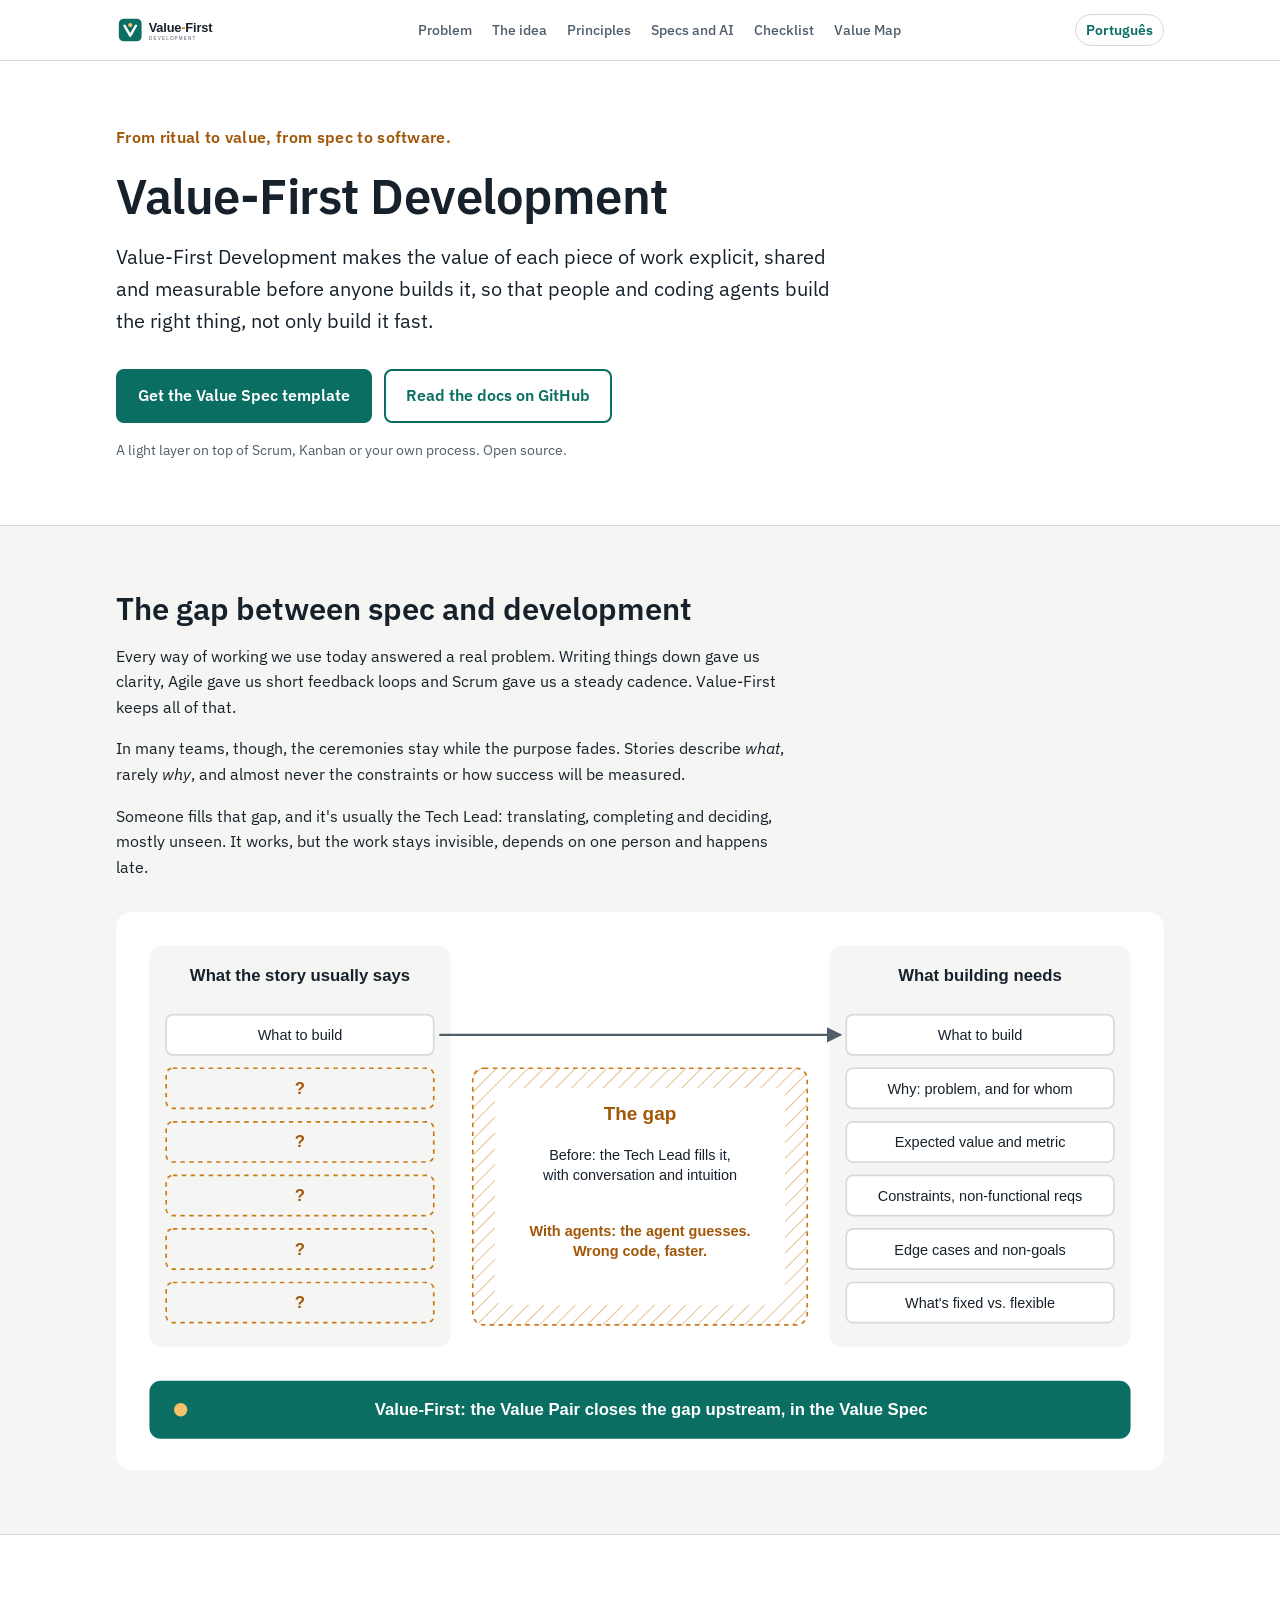
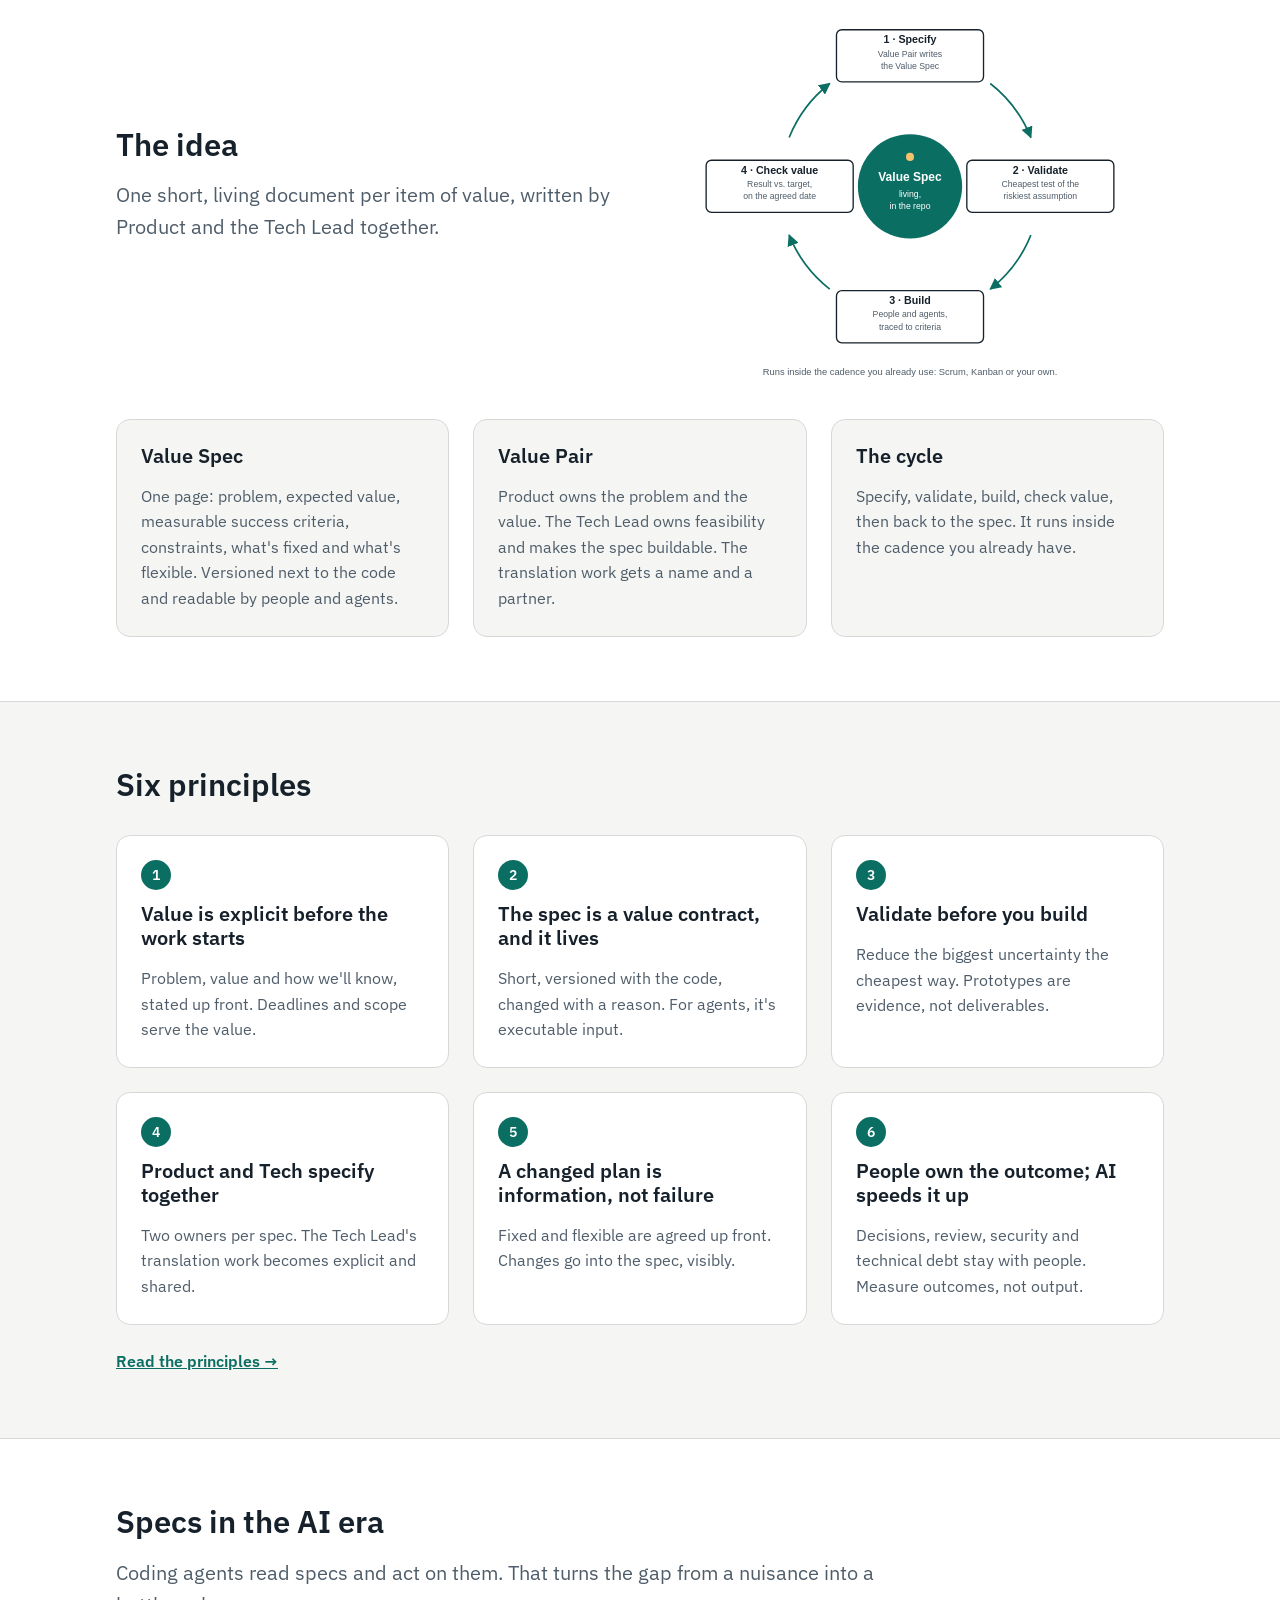
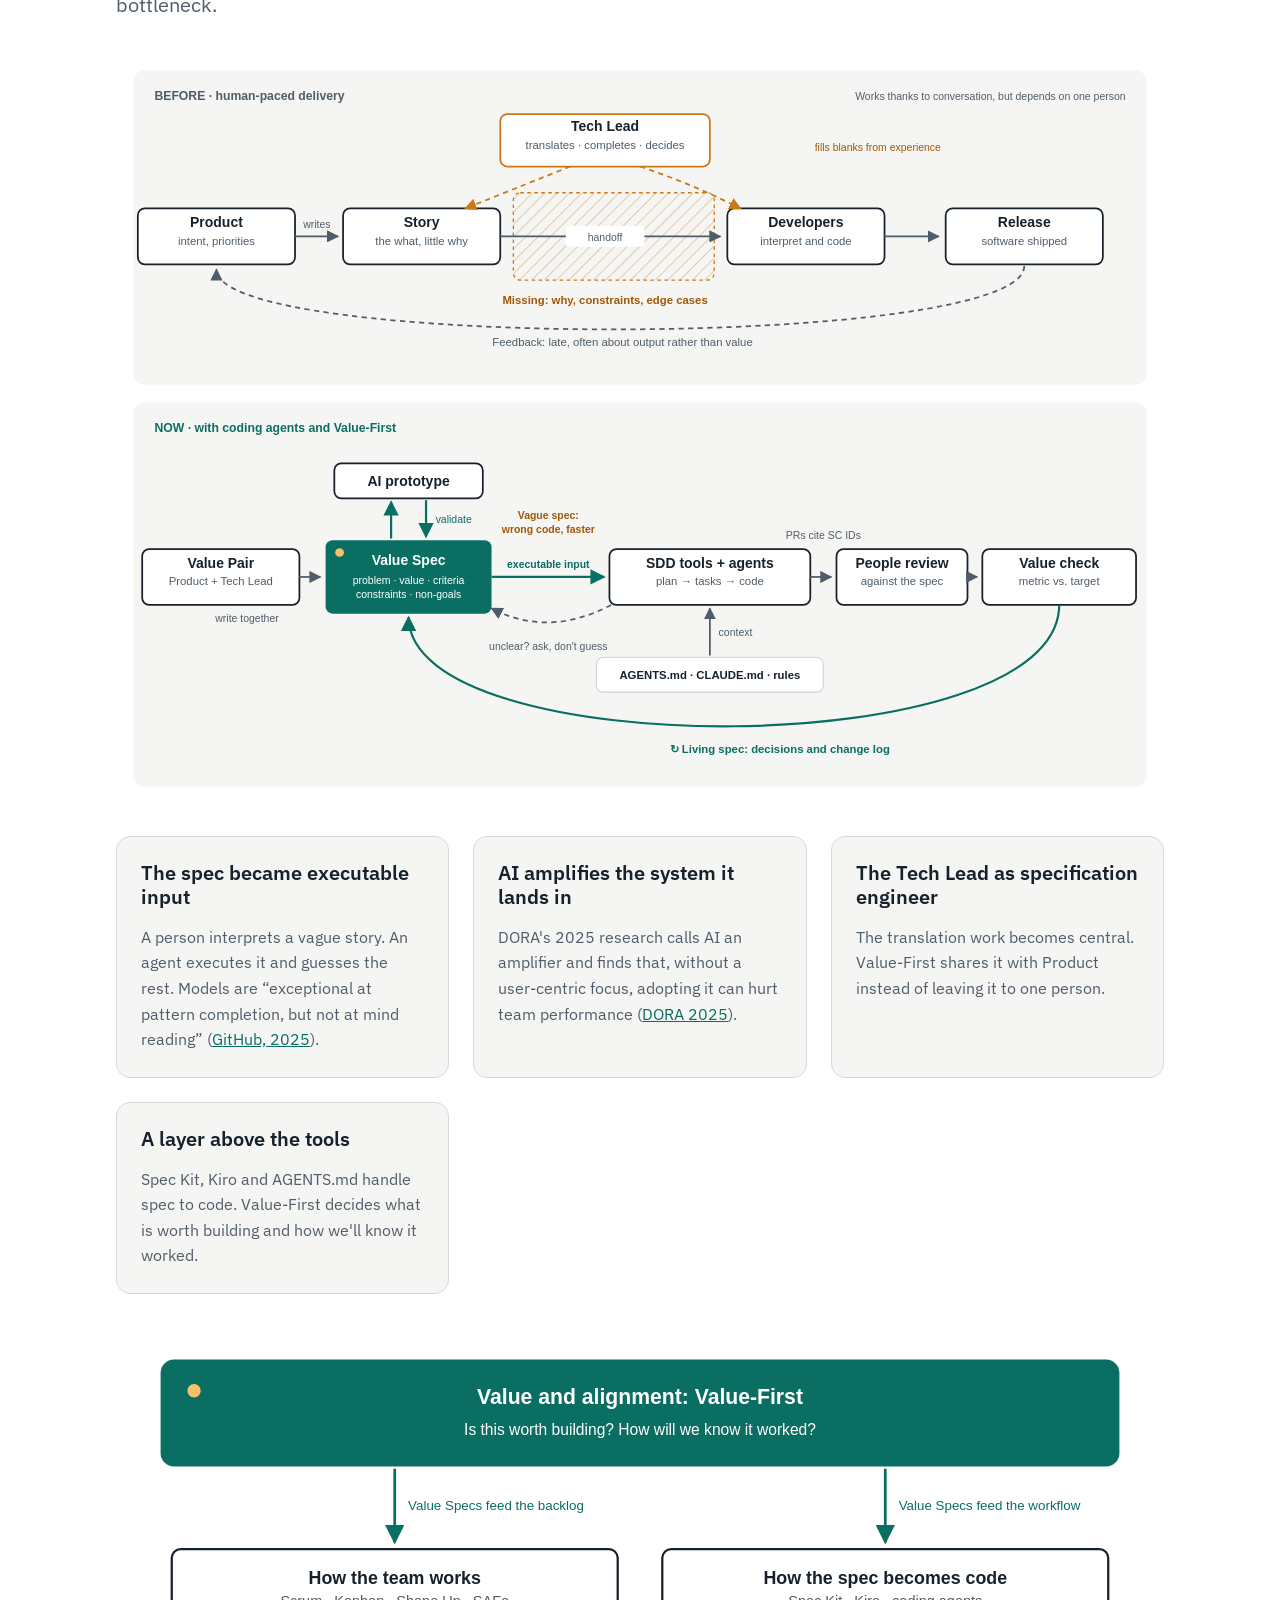
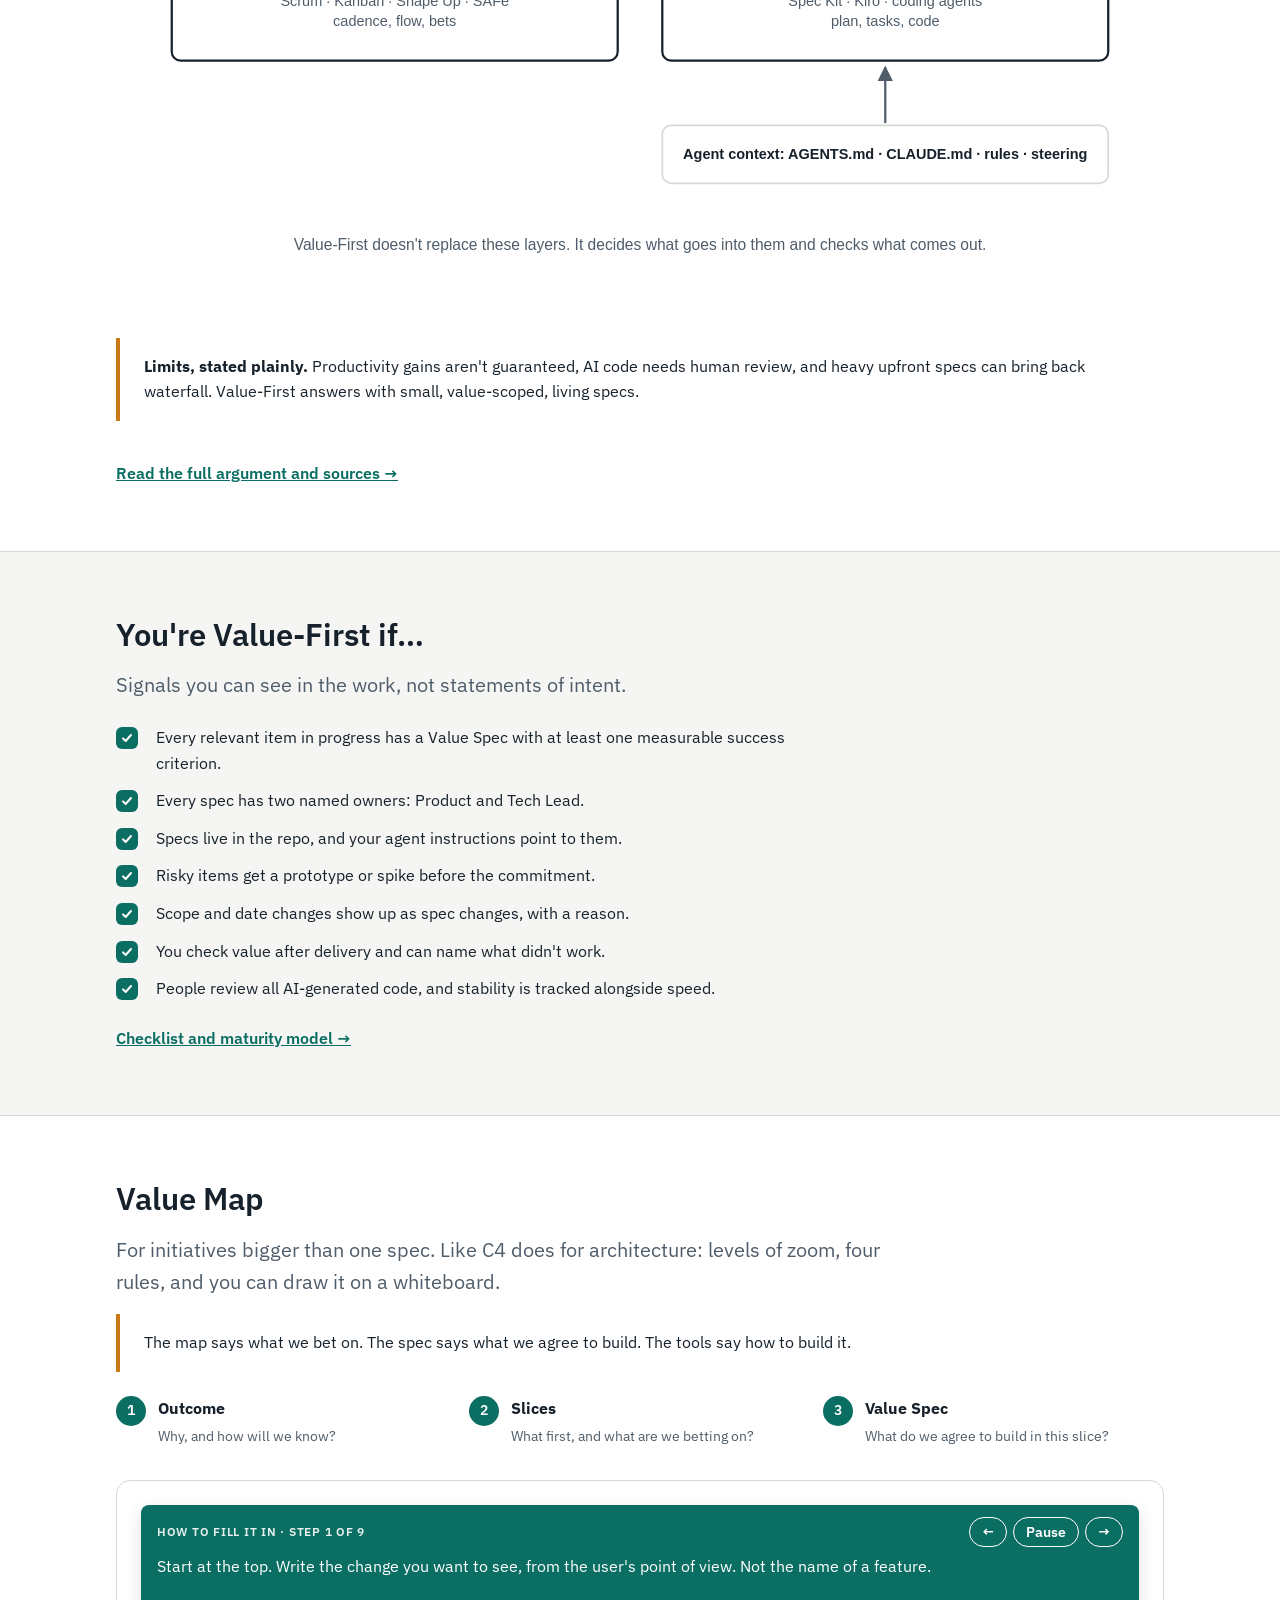
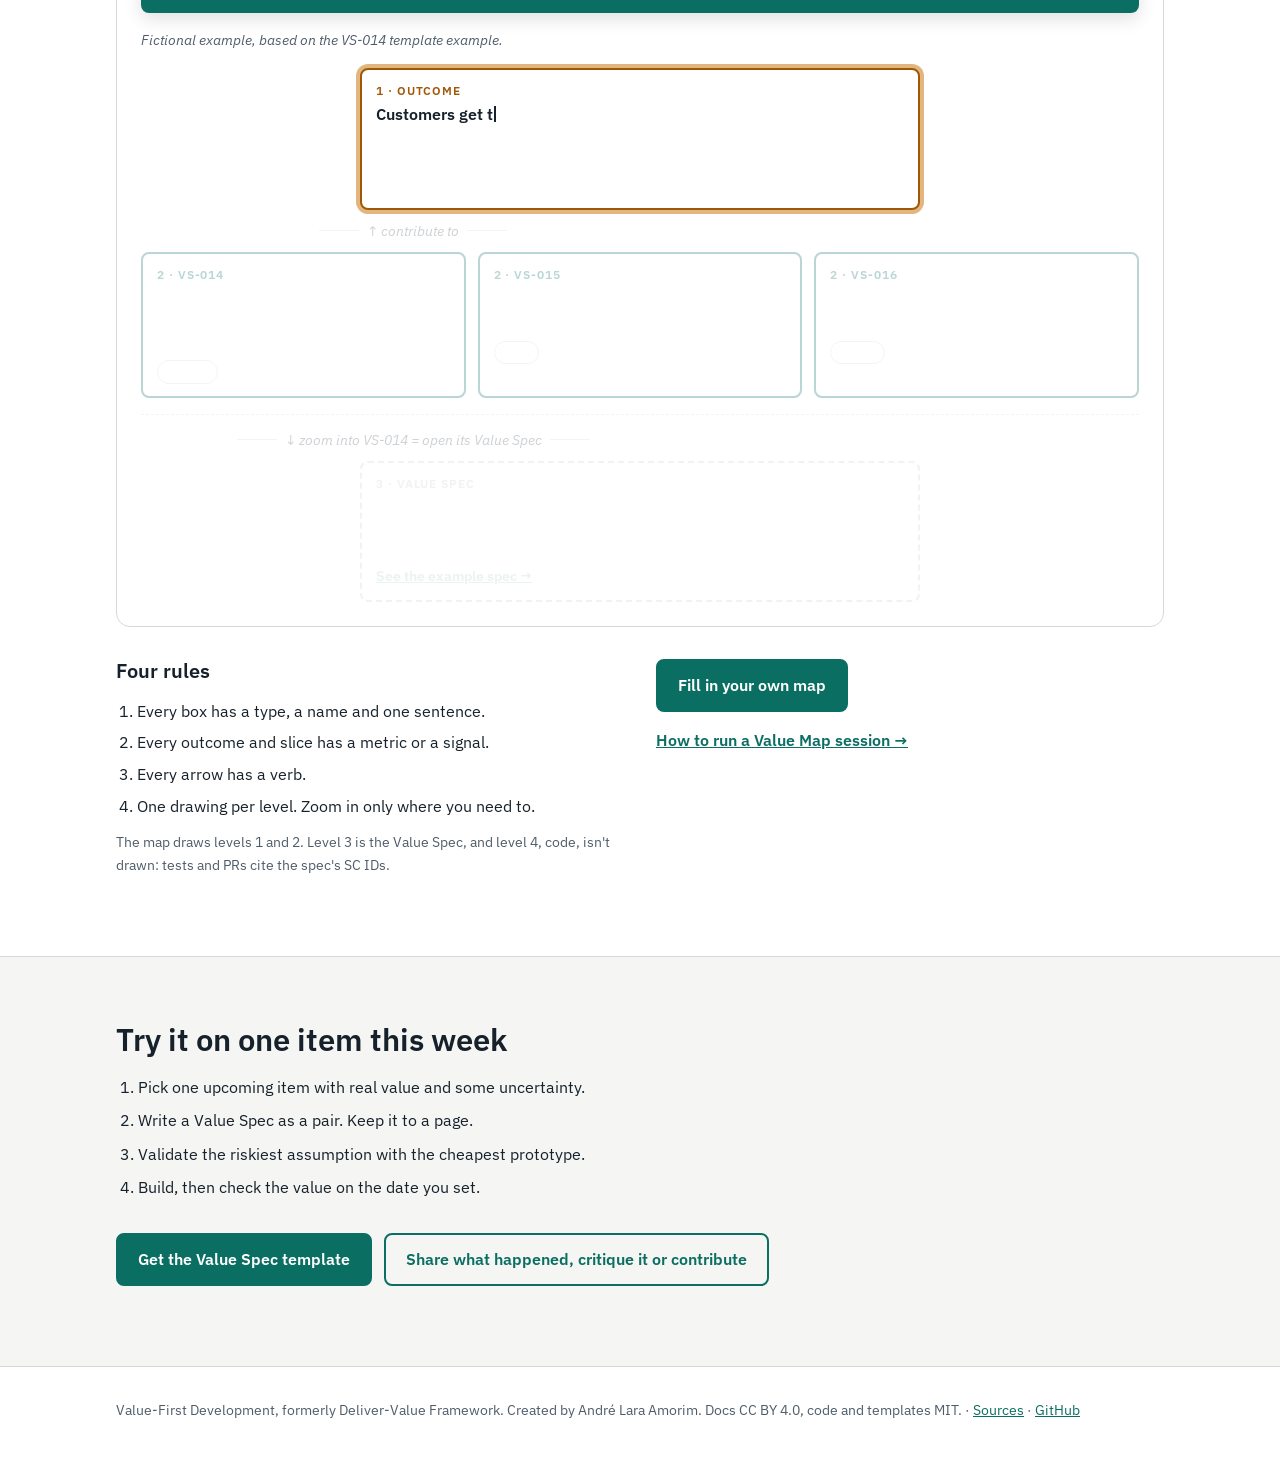
<file: site/index.html>
<!doctype html>
<html lang="en">
<head>
<meta charset="utf-8">
<meta name="viewport" content="width=device-width, initial-scale=1">
<title>Value-First Development</title>
<meta name="description" content="Make the value of each piece of work explicit, shared and measurable before anyone builds it, so people and coding agents build the right thing.">
<meta name="color-scheme" content="light dark">
<link rel="canonical" href="https://andrelaf.github.io/value-first/">
<link rel="alternate" hreflang="en" href="https://andrelaf.github.io/value-first/">
<link rel="alternate" hreflang="pt-BR" href="https://andrelaf.github.io/value-first/pt/">
<meta property="og:title" content="Value-First Development">
<meta property="og:description" content="Make the value of each piece of work explicit, shared and measurable before anyone builds it, so people and coding agents build the right thing.">
<meta property="og:type" content="website">
<meta property="og:url" content="https://andrelaf.github.io/value-first/">
<link rel="icon" href="assets/favicon.svg" type="image/svg+xml">
<link rel="preconnect" href="https://fonts.googleapis.com">
<link rel="preconnect" href="https://fonts.gstatic.com" crossorigin>
<link rel="stylesheet" href="https://fonts.googleapis.com/css2?family=IBM+Plex+Sans:wght@400;500;600&display=swap">
<link rel="stylesheet" href="assets/tokens.css">
<style>
*,*::before,*::after{box-sizing:border-box}
html{scroll-behavior:smooth;-webkit-text-size-adjust:100%}
@media (prefers-reduced-motion:reduce){html{scroll-behavior:auto}}
body{margin:0;background:var(--vf-bg);color:var(--vf-ink);font-family:var(--vf-font-sans);font-size:var(--vf-text-base);line-height:var(--vf-leading-body)}
a{color:var(--vf-primary)}a:hover{color:var(--vf-primary-strong)}
:focus-visible{outline:3px solid var(--vf-accent-mark);outline-offset:2px;border-radius:4px}
.skip{position:absolute;left:-999px;top:8px;background:var(--vf-primary);color:var(--vf-on-primary);padding:8px 12px;border-radius:var(--vf-radius);z-index:10}
.skip:focus{left:16px}
.wrap{max-width:1080px;margin:0 auto;padding:0 16px}
header.top{border-bottom:1px solid var(--vf-border);background:var(--vf-bg);position:sticky;top:0;z-index:5}
header.top .wrap{display:flex;align-items:center;justify-content:space-between;gap:16px;min-height:60px}
.brand img{display:block;height:34px;width:auto}
.brand .dark{display:none}
@media (prefers-color-scheme:dark){.brand .light{display:none}.brand .dark{display:block}}
nav ul{display:flex;gap:20px;list-style:none;margin:0;padding:0}
nav a{color:var(--vf-muted);text-decoration:none;font-size:var(--vf-text-sm);font-weight:500}
nav a:hover{color:var(--vf-ink)}
.lang{font-size:var(--vf-text-sm);font-weight:600;text-decoration:none;border:1px solid var(--vf-border);padding:4px 10px;border-radius:999px;white-space:nowrap}
@media (max-width:820px){nav{display:none}}
section{padding:var(--vf-space-16) 0;border-bottom:1px solid var(--vf-border)}
section:nth-of-type(even){background:var(--vf-surface)}
h1,h2,h3{line-height:var(--vf-leading-tight);font-weight:600;margin:0 0 var(--vf-space-4)}
h1{font-size:clamp(1.9rem,4.5vw,var(--vf-text-3xl));letter-spacing:-.01em;max-width:22ch}
h2{font-size:clamp(1.5rem,3vw,var(--vf-text-xl))}
h3{font-size:var(--vf-text-md)}
p{margin:0 0 var(--vf-space-4);max-width:var(--vf-measure)}
.lead{font-size:var(--vf-text-md);color:var(--vf-muted)}
.hero{padding:var(--vf-space-16) 0 var(--vf-space-12)}
.tag{color:var(--vf-accent);font-weight:600;letter-spacing:.02em;margin-bottom:var(--vf-space-4)}
.thesis{font-size:clamp(1.1rem,2.2vw,var(--vf-text-md));max-width:60ch}
.ctas{display:flex;flex-wrap:wrap;gap:12px;margin:var(--vf-space-8) 0 var(--vf-space-4)}
.btn{display:inline-block;padding:12px 20px;border-radius:var(--vf-radius);font-weight:600;text-decoration:none;border:2px solid var(--vf-primary)}
.btn.primary{background:var(--vf-primary);color:var(--vf-on-primary)}
.btn.primary:hover{background:var(--vf-primary-strong);border-color:var(--vf-primary-strong);color:var(--vf-on-primary)}
.btn.ghost{color:var(--vf-primary)}
.note{color:var(--vf-muted);font-size:var(--vf-text-sm)}
figure{margin:var(--vf-space-8) 0 0}
figure img{display:block;width:100%;height:auto;border-radius:var(--vf-radius-lg)}
.grid{display:grid;gap:var(--vf-space-6);grid-template-columns:repeat(auto-fit,minmax(min(100%,280px),1fr));margin-top:var(--vf-space-8)}
.card{background:var(--vf-bg);border:1px solid var(--vf-border);border-radius:var(--vf-radius-lg);padding:var(--vf-space-6)}
section:nth-of-type(odd) .card{background:var(--vf-surface)}
.card p{margin:0;color:var(--vf-muted)}
.num{display:inline-grid;place-items:center;width:30px;height:30px;border-radius:50%;background:var(--vf-primary);color:var(--vf-on-primary);font-weight:600;font-size:var(--vf-text-sm);margin-bottom:var(--vf-space-3)}
.two{display:grid;gap:var(--vf-space-8);grid-template-columns:1fr}
@media (min-width:900px){.two{grid-template-columns:1fr 1fr;align-items:center}}
.callout{border-left:4px solid var(--vf-accent-mark);background:var(--vf-bg);padding:var(--vf-space-4) var(--vf-space-6);border-radius:0 var(--vf-radius) var(--vf-radius) 0;margin-top:var(--vf-space-8);max-width:none}
.more{font-weight:600;display:inline-block;margin-top:var(--vf-space-6)}
ul.checks{list-style:none;padding:0;margin:var(--vf-space-6) 0 0;display:grid;gap:12px;max-width:var(--vf-measure)}
ul.checks li{display:grid;grid-template-columns:28px 1fr;gap:12px;align-items:start}
ul.checks li::before{content:"";width:22px;height:22px;margin-top:2px;border-radius:6px;background:var(--vf-primary) url("data:image/svg+xml,%3Csvg xmlns='http://www.w3.org/2000/svg' viewBox='0 0 24 24'%3E%3Cpath d='M6 12.5l4 4 8-9' fill='none' stroke='white' stroke-width='3' stroke-linecap='round' stroke-linejoin='round'/%3E%3C/svg%3E") center/16px no-repeat}
ol.steps{padding-left:1.4em;max-width:var(--vf-measure)}
ol.steps li{margin-bottom:8px}
.levels{display:grid;gap:12px;grid-template-columns:repeat(auto-fit,minmax(min(100%,220px),1fr));margin:var(--vf-space-6) 0 0;padding:0;list-style:none}
.levels li{display:grid;grid-template-columns:30px 1fr;gap:4px 12px}
.levels .num{grid-row:span 2;margin:0}
.levels span:not(.num){color:var(--vf-muted);font-size:var(--vf-text-sm)}
.map{margin-top:var(--vf-space-8);border:1px solid var(--vf-border);border-radius:var(--vf-radius-lg);padding:var(--vf-space-6);background:var(--vf-bg)}
.map .ex{color:var(--vf-muted);font-size:var(--vf-text-sm);font-style:italic;margin-bottom:var(--vf-space-4)}
.lvl{display:grid;gap:12px;grid-template-columns:repeat(auto-fit,minmax(min(100%,210px),1fr))}
.lvl-1{max-width:560px;margin:0 auto}
.lvl-1 .box{grid-column:1/-1}
.box{border:2px solid var(--box,var(--vf-primary));border-radius:var(--vf-radius);padding:12px 14px;background:var(--vf-bg);display:flex;flex-direction:column;gap:4px}
.box .ty{font-size:.72rem;font-weight:600;letter-spacing:.08em;text-transform:uppercase;color:var(--box,var(--vf-primary))}
.box b{font-weight:600;line-height:1.3}
.box p,.box small{margin:0;color:var(--vf-muted);font-size:var(--vf-text-sm);line-height:1.4}
.box .m{color:var(--vf-ink);font-weight:500}
.box .st{align-self:flex-start;margin-top:4px;font-size:.75rem;font-weight:600;border:1px solid var(--vf-border);border-radius:999px;padding:1px 8px;color:var(--vf-muted)}
.box.out{--box:var(--vf-accent)}
.box.slice.on{box-shadow:0 0 0 4px color-mix(in srgb,var(--vf-primary) 18%,transparent)}
.box.spec{--box:var(--vf-muted);border-style:dashed;max-width:560px;margin:0 auto;width:100%}
.box.spec a{font-size:var(--vf-text-sm);font-weight:600}
.verb{display:flex;align-items:center;justify-content:center;gap:8px;margin:10px 0;color:var(--vf-muted);font-size:var(--vf-text-sm);font-style:italic}
.verb::before,.verb::after{content:"";height:1px;width:40px;background:var(--vf-border)}
.zoom{border-top:1px dashed var(--vf-border);margin-top:16px;padding-top:4px}
.guide{position:sticky;top:70px;z-index:2;background:var(--vf-primary);color:var(--vf-on-primary);border-radius:var(--vf-radius);padding:12px 16px;margin-bottom:var(--vf-space-4);box-shadow:0 6px 18px rgba(0,0,0,.12)}
.guide[hidden]{display:none}
.gtop{display:flex;justify-content:space-between;align-items:center;gap:12px;flex-wrap:wrap}
.glabel{font-size:.78rem;font-weight:600;letter-spacing:.06em;text-transform:uppercase;opacity:.9}
.gbtn{display:flex;gap:6px}
.gbtn button{font:inherit;font-size:var(--vf-text-sm);font-weight:600;color:inherit;background:transparent;border:1px solid currentColor;border-radius:999px;padding:3px 12px;cursor:pointer;min-width:36px}
.gbtn button:hover{background:rgba(255,255,255,.15)}
.ghint{margin:8px 0 0;max-width:none;font-size:var(--vf-text-base);line-height:1.45;min-height:2.9em}
.map.js .fld{display:grid}
.map.js .fld::after{content:attr(data-full);visibility:hidden;grid-area:1/1;white-space:pre-wrap}
.map.js .fld>.t{grid-area:1/1}
.map.js [data-s]:not(.fld){transition:opacity .35s,box-shadow .35s}
.map.js .dim{opacity:.28}
.map.js .box.cur{box-shadow:0 0 0 4px color-mix(in srgb,var(--vf-accent-mark) 55%,transparent)}
.map.js .box.slice.on:not(.cur){box-shadow:none}
.typing>.t::after{content:"";display:inline-block;width:2px;height:1em;margin-left:1px;vertical-align:-.12em;background:var(--vf-ink);animation:blink 1s steps(1) infinite}
@keyframes blink{50%{opacity:0}}
@media (prefers-reduced-motion:reduce){.map.js [data-s]{transition:none}.typing>.t::after{animation:none}}
.mapfoot{display:grid;gap:var(--vf-space-8);grid-template-columns:1fr;margin-top:var(--vf-space-8)}
@media (min-width:900px){.mapfoot{grid-template-columns:1fr 1fr}}
.mapfoot ol{padding-left:1.3em;margin:0}.mapfoot li{margin-bottom:6px}
footer{padding:var(--vf-space-8) 0;color:var(--vf-muted);font-size:var(--vf-text-sm)}
footer p{max-width:none}
</style>
</head>
<body>
<a class="skip" href="#main">Skip to content</a>
<header class="top"><div class="wrap">
<a class="brand" href="#top" aria-label="Value-First Development"><img class="light" src="assets/logo-horizontal.svg" alt="" width="200" height="34"><img class="dark" src="assets/logo-horizontal-dark.svg" alt="" width="200" height="34"></a>
<nav aria-label="Sections"><ul><li><a href="#problem">Problem</a></li><li><a href="#idea">The idea</a></li><li><a href="#principles">Principles</a></li><li><a href="#ai">Specs and AI</a></li><li><a href="#check">Checklist</a></li><li><a href="#map">Value Map</a></li></ul></nav>
<a class="lang" href="pt/" hreflang="pt-BR" lang="pt-BR">Português</a>
</div></header>
<main id="main">
<section class="hero" id="top"><div class="wrap">
<p class="tag">From ritual to value, from spec to software.</p>
<h1>Value-First Development</h1>
<p class="thesis">Value-First Development makes the value of each piece of work explicit, shared and measurable before anyone builds it, so that people and coding agents build the right thing, not only build it fast.</p>
<div class="ctas"><a class="btn primary" href="https://github.com/andrelaf/value-first/blob/main/templates/en/value-spec.md">Get the Value Spec template</a><a class="btn ghost" href="https://github.com/andrelaf/value-first/blob/main/README.md">Read the docs on GitHub</a></div>
<p class="note">A light layer on top of Scrum, Kanban or your own process. Open source.</p>
</div></section>

<section id="problem" aria-labelledby="problem-h"><div class="wrap">
<h2 id="problem-h">The gap between spec and development</h2>
<p>Every way of working we use today answered a real problem. Writing things down gave us clarity, Agile gave us short feedback loops and Scrum gave us a steady cadence. Value-First keeps all of that.</p><p>In many teams, though, the ceremonies stay while the purpose fades. Stories describe <em>what</em>, rarely <em>why</em>, and almost never the constraints or how success will be measured.</p><p>Someone fills that gap, and it's usually the Tech Lead: translating, completing and deciding, mostly unseen. It works, but the work stays invisible, depends on one person and happens late.</p>
<figure><img src="assets/gap-en.svg" alt="The gap: a story says only what to build, while building also needs the why, the value and metric, constraints, edge cases and what is fixed or flexible." width="940" height="500" loading="lazy"></figure>
</div></section>

<section id="idea" aria-labelledby="idea-h"><div class="wrap">
<div class="two"><div>
<h2 id="idea-h">The idea</h2>
<p class="lead">One short, living document per item of value, written by Product and the Tech Lead together.</p>
</div>
<figure style="margin:0"><img src="assets/cycle-en.svg" alt="The Value-First cycle: Specify, Validate, Build, Check value, around a living Value Spec." width="760" height="580" loading="lazy"></figure></div>
<div class="grid"><div class="card"><h3>Value Spec</h3><p>One page: problem, expected value, measurable success criteria, constraints, what&#x27;s fixed and what&#x27;s flexible. Versioned next to the code and readable by people and agents.</p></div><div class="card"><h3>Value Pair</h3><p>Product owns the problem and the value. The Tech Lead owns feasibility and makes the spec buildable. The translation work gets a name and a partner.</p></div><div class="card"><h3>The cycle</h3><p>Specify, validate, build, check value, then back to the spec. It runs inside the cadence you already have.</p></div></div>
</div></section>

<section id="principles" aria-labelledby="principles-h"><div class="wrap">
<h2 id="principles-h">Six principles</h2>
<div class="grid"><div class="card"><span class="num" aria-hidden="true">1</span><h3>Value is explicit before the work starts</h3><p>Problem, value and how we&#x27;ll know, stated up front. Deadlines and scope serve the value.</p></div><div class="card"><span class="num" aria-hidden="true">2</span><h3>The spec is a value contract, and it lives</h3><p>Short, versioned with the code, changed with a reason. For agents, it&#x27;s executable input.</p></div><div class="card"><span class="num" aria-hidden="true">3</span><h3>Validate before you build</h3><p>Reduce the biggest uncertainty the cheapest way. Prototypes are evidence, not deliverables.</p></div><div class="card"><span class="num" aria-hidden="true">4</span><h3>Product and Tech specify together</h3><p>Two owners per spec. The Tech Lead&#x27;s translation work becomes explicit and shared.</p></div><div class="card"><span class="num" aria-hidden="true">5</span><h3>A changed plan is information, not failure</h3><p>Fixed and flexible are agreed up front. Changes go into the spec, visibly.</p></div><div class="card"><span class="num" aria-hidden="true">6</span><h3>People own the outcome; AI speeds it up</h3><p>Decisions, review, security and technical debt stay with people. Measure outcomes, not output.</p></div></div>
<a class="more" href="https://github.com/andrelaf/value-first/blob/main/docs/en/principles.md">Read the principles →</a>
</div></section>

<section id="ai" aria-labelledby="ai-h"><div class="wrap">
<h2 id="ai-h">Specs in the AI era</h2>
<p class="lead">Coding agents read specs and act on them. That turns the gap from a nuisance into a bottleneck.</p>
<figure><img src="assets/before-after-en.svg" alt="Before and now. Before: the Tech Lead informally fills a gap between story and developers. Now: the Value Pair writes a Value Spec, validates it with a prototype, and it becomes executable input for tools and agents, with a value check that updates the spec." width="1200" height="860" loading="lazy"></figure>
<div class="grid"><div class="card"><h3>The spec became executable input</h3><p>A person interprets a vague story. An agent executes it and guesses the rest. Models are “exceptional at pattern completion, but not at mind reading” (<a href="https://github.blog/ai-and-ml/generative-ai/spec-driven-development-with-ai-get-started-with-a-new-open-source-toolkit/">GitHub, 2025</a>).</p></div><div class="card"><h3>AI amplifies the system it lands in</h3><p>DORA's 2025 research calls AI an amplifier and finds that, without a user-centric focus, adopting it can hurt team performance (<a href="https://cloud.google.com/blog/products/ai-machine-learning/announcing-the-2025-dora-report">DORA 2025</a>).</p></div><div class="card"><h3>The Tech Lead as specification engineer</h3><p>The translation work becomes central. Value-First shares it with Product instead of leaving it to one person.</p></div><div class="card"><h3>A layer above the tools</h3><p>Spec Kit, Kiro and AGENTS.md handle spec to code. Value-First decides what is worth building and how we'll know it worked.</p></div></div>
<figure><img src="assets/comparison-en.svg" alt="Value-First sits above how the team works (Scrum, Kanban, Shape Up) and how the spec becomes code (Spec Kit, Kiro, agents)." width="940" height="520" loading="lazy"></figure>
<p class="callout"><strong>Limits, stated plainly.</strong> Productivity gains aren't guaranteed, AI code needs human review, and heavy upfront specs can bring back waterfall. Value-First answers with small, value-scoped, living specs.</p>
<a class="more" href="https://github.com/andrelaf/value-first/blob/main/docs/en/ai-and-specs.md">Read the full argument and sources →</a>
</div></section>

<section id="check" aria-labelledby="check-h"><div class="wrap">
<h2 id="check-h">You&#x27;re Value-First if…</h2>
<p class="lead">Signals you can see in the work, not statements of intent.</p>
<ul class="checks"><li>Every relevant item in progress has a Value Spec with at least one measurable success criterion.</li><li>Every spec has two named owners: Product and Tech Lead.</li><li>Specs live in the repo, and your agent instructions point to them.</li><li>Risky items get a prototype or spike before the commitment.</li><li>Scope and date changes show up as spec changes, with a reason.</li><li>You check value after delivery and can name what didn&#x27;t work.</li><li>People review all AI-generated code, and stability is tracked alongside speed.</li></ul>
<a class="more" href="https://github.com/andrelaf/value-first/blob/main/docs/en/adoption.md">Checklist and maturity model →</a>
</div></section>

<section id="map" aria-labelledby="map-h"><div class="wrap">
<h2 id="map-h">Value Map</h2>
<p class="lead">For initiatives bigger than one spec. Like C4 does for architecture: levels of zoom, four rules, and you can draw it on a whiteboard.</p>
<p class="callout" style="margin-top:0">The map says what we bet on. The spec says what we agree to build. The tools say how to build it.</p>
<ol class="levels"><li><span class="num" aria-hidden="true">1</span><b>Outcome</b><span>Why, and how will we know?</span></li><li><span class="num" aria-hidden="true">2</span><b>Slices</b><span>What first, and what are we betting on?</span></li><li><span class="num" aria-hidden="true">3</span><b>Value Spec</b><span>What do we agree to build in this slice?</span></li></ol>
<div class="map" data-demo>
<script type="application/json">{"hints": ["Start at the top. Write the change you want to see, from the user's point of view. Not the name of a feature.", "One sentence: who has the problem today, and what it is. Data helps.", "One metric, with a baseline, a target and a date. If you can't agree on it, you probably have two initiatives.", "Say what's out. It stops the initiative from growing without anyone noticing.", "Now the slices. Each one should move the metric on its own. Start with the one that teaches you fastest, and write its riskiest bet.", "The next slice can be a smaller bet with partial evidence. Say how many people asked for it.", "“Not validated” is an honest answer. It shows the team where the risk is before anyone builds.", "To zoom into a slice, open its Value Spec. Criteria, constraints and decisions live there, not on the map. That keeps the map a list of bets, not a requirements document.", "Done. Each slice becomes a Value Spec. After each value check, update the status and the order of the slices."], "step": "Step {n} of {t}", "play": "Play", "pause_l": "Pause", "restart": "Watch again", "prev": "Previous step", "next": "Next step"}</script>
<div class="guide" hidden><div class="gtop"><span class="glabel">How to fill it in · <span class="gstep"></span></span><span class="gbtn"><button type="button" data-a="prev" aria-label="Previous step">←</button><button type="button" data-a="play" class="gplay">Pause</button><button type="button" data-a="next" aria-label="Next step">→</button></span></div><p class="ghint" aria-live="polite"></p></div>
<p class="ex">Fictional example, based on the VS-014 template example.</p>
<div class="lvl lvl-1"><div class="box out" data-s="1"><span class="ty">1 · Outcome</span><b class="fld" data-s="1">Customers get their invoices on their own</b><p class="fld" data-s="2">Billing contacts ask support for invoices.</p><p class="m fld" data-s="3">Invoice tickets: ~120 → ≤ 40 / week, 6 weeks after launch</p><small class="fld" data-s="4">Out: payments, invoice editing</small></div></div>
<p class="verb" data-s="5">↑ contribute to</p>
<div class="lvl"><div class="box slice on" data-s="5"><span class="ty">2 · VS-014</span><b class="fld" data-s="5">Download invoices in the portal</b><p class="fld" data-s="5">Bet: customers use the portal instead of emailing support (validated 5/6)</p><span class="st fld" data-s="5">In build</span></div><div class="box slice" data-s="6"><span class="ty">2 · VS-015</span><b class="fld" data-s="6">Filter invoices by date</b><p class="fld" data-s="6">Bet: audits need date ranges (2 of 6 asked)</p><span class="st fld" data-s="6">Next</span></div><div class="box slice" data-s="7"><span class="ty">2 · VS-016</span><b class="fld" data-s="7">Monthly invoice by email</b><p class="fld" data-s="7">Bet: receiving beats searching (not validated)</p><span class="st fld" data-s="7">Maybe</span></div></div>
<div class="zoom" data-s="8"><p class="verb">↓ zoom into VS-014 = open its Value Spec</p>
<div class="lvl"><div class="box spec" data-s="8"><span class="ty">3 · Value Spec</span><b class="fld" data-s="8">VS-014 · Download invoices in the portal</b><p class="fld" data-s="8">Problem, success criteria SC-1 to SC-4, constraints, decisions and agent instructions. It lives in the repository, not on the map.</p><a href="https://github.com/andrelaf/value-first/blob/main/templates/en/value-spec-example.md">See the example spec →</a></div></div></div>
</div>
<div class="mapfoot"><div>
<h3>Four rules</h3>
<ol><li>Every box has a type, a name and one sentence.</li><li>Every outcome and slice has a metric or a signal.</li><li>Every arrow has a verb.</li><li>One drawing per level. Zoom in only where you need to.</li></ol>
<p class="note" style="margin-top:12px">The map draws levels 1 and 2. Level 3 is the Value Spec, and level 4, code, isn&#x27;t drawn: tests and PRs cite the spec&#x27;s SC IDs.</p>
</div><div>
<div class="ctas" style="margin-top:0"><a class="btn primary" href="map.html">Fill in your own map</a></div>
<a class="more" style="margin-top:0" href="https://github.com/andrelaf/value-first/blob/main/docs/en/value-map.md">How to run a Value Map session →</a>
</div></div>
</div></section>

<section id="start" aria-labelledby="start-h"><div class="wrap">
<h2 id="start-h">Try it on one item this week</h2>
<ol class="steps"><li>Pick one upcoming item with real value and some uncertainty.</li><li>Write a Value Spec as a pair. Keep it to a page.</li><li>Validate the riskiest assumption with the cheapest prototype.</li><li>Build, then check the value on the date you set.</li></ol>
<div class="ctas"><a class="btn primary" href="https://github.com/andrelaf/value-first/blob/main/templates/en/value-spec.md">Get the Value Spec template</a><a class="btn ghost" href="https://github.com/andrelaf/value-first/blob/main/CONTRIBUTING.md">Share what happened, critique it or contribute</a></div>
</div></section>
</main>
<footer><div class="wrap">
<p>Value-First Development, formerly Deliver-Value Framework. Created by André Lara Amorim. Docs CC BY 4.0, code and templates MIT. · <a href="https://github.com/andrelaf/value-first/blob/main/docs/en/sources.md">Sources</a> · <a href="https://github.com/andrelaf/value-first">GitHub</a></p>
</div></footer>
<script>
(function(){
var root=document.querySelector('[data-demo]');if(!root)return;
var cfg=JSON.parse(root.querySelector('script[type="application/json"]').textContent);
var reduce=window.matchMedia&&matchMedia('(prefers-reduced-motion: reduce)').matches;
var flds=[].slice.call(root.querySelectorAll('.fld'));
flds.forEach(function(f){f.setAttribute('data-full',f.textContent);f.innerHTML='<span class="t"></span>';});
var parts=[].slice.call(root.querySelectorAll('[data-s]:not(.fld)'));
var guide=root.querySelector('.guide');guide.hidden=false;root.classList.add('js');
var stepEl=guide.querySelector('.gstep'),hint=guide.querySelector('.ghint'),playB=guide.querySelector('.gplay');
var N=cfg.hints.length,cur=1,playing=!reduce,timer=null,token=0;
function txt(f,v){f.firstChild.textContent=v;}
function setBtn(){playB.textContent=(cur===N&&!playing)?cfg.restart:(playing?cfg.pause_l:cfg.play);}
function render(n,mode){
  token++;var my=token;clearTimeout(timer);cur=n;
  stepEl.textContent=cfg.step.replace('{n}',n).replace('{t}',N);hint.textContent=cfg.hints[n-1];
  parts.forEach(function(p){var s=+p.getAttribute('data-s');p.classList.toggle('dim',s>n);p.classList.toggle('cur',s===n&&p.classList.contains('box'));});
  var q=[];
  flds.forEach(function(f){var s=+f.getAttribute('data-s');f.classList.remove('typing');
    if(s<n||(s===n&&mode==='show'))txt(f,f.getAttribute('data-full'));
    else{txt(f,'');if(s===n&&mode==='type')q.push(f);}});
  setBtn();
  if(mode!=='wait')typeAll(q,my);
}
function typeAll(q,my){
  if(my!==token)return;
  if(!q.length){if(playing&&cur<N)timer=setTimeout(function(){render(cur+1,'type');},1800);else if(cur===N){playing=false;setBtn();}return;}
  var f=q[0],full=f.getAttribute('data-full'),i=0;f.classList.add('typing');
  (function tick(){if(my!==token)return;i++;txt(f,full.slice(0,i));
    if(i<full.length)timer=setTimeout(tick,22+Math.random()*45);
    else timer=setTimeout(function(){f.classList.remove('typing');typeAll(q.slice(1),my);},300);})();
}
guide.addEventListener('click',function(e){var b=e.target.closest('button');if(!b)return;var act=b.getAttribute('data-a');
  if(act==='play'){
    if(cur===N&&!playing){playing=true;render(1,reduce?'show':'type');}
    else if(playing){playing=false;render(cur,'show');}
    else{playing=true;render(cur<N?cur+1:cur,reduce?'show':'type');}
  }else if(act==='prev'){playing=false;render(Math.max(1,cur-1),'show');}
  else if(act==='next'){playing=false;render(Math.min(N,cur+1),reduce?'show':'type');}
  setBtn();});
render(1,reduce?'show':'wait');
if(reduce)return;
var go=function(){render(1,'type');};
if('IntersectionObserver' in window){var io=new IntersectionObserver(function(es){if(es[0].isIntersecting){io.disconnect();go();}},{threshold:.35});io.observe(root);}else go();
})();
</script>
</body>
</html>
</file>
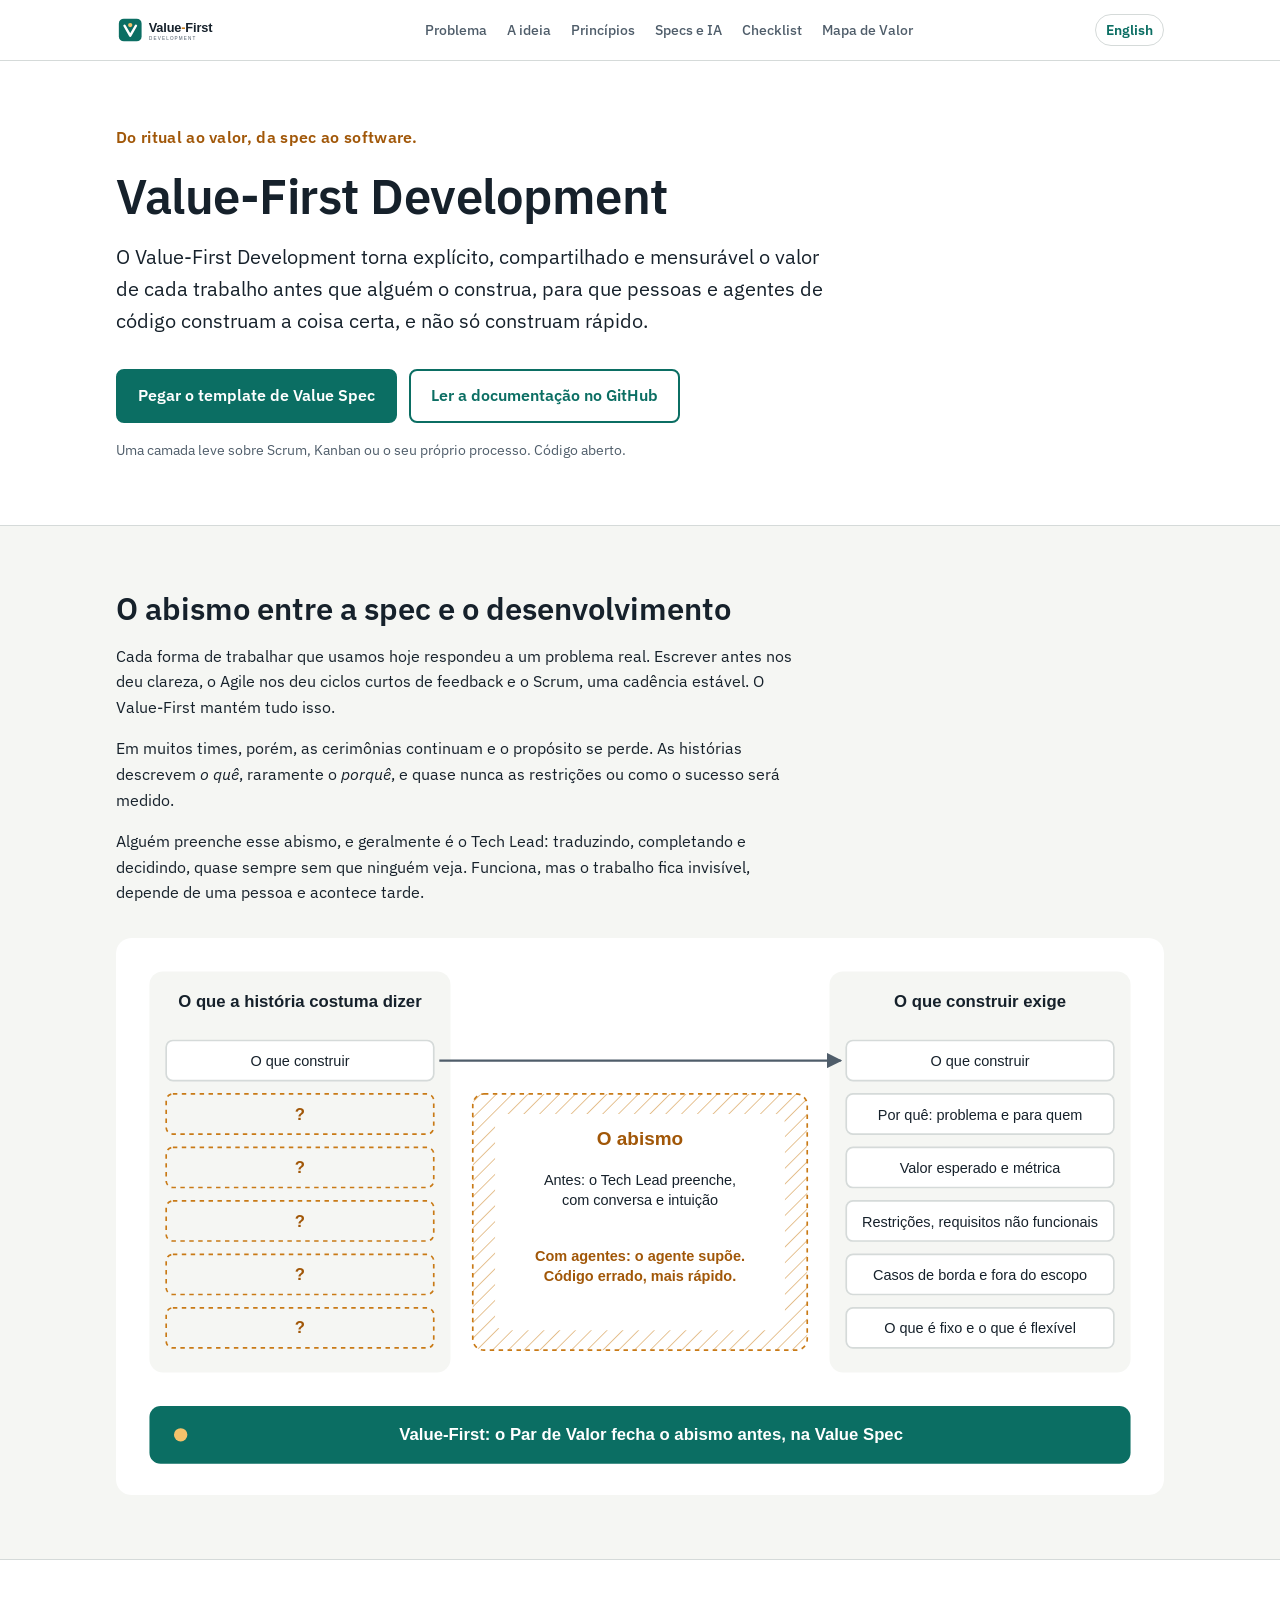
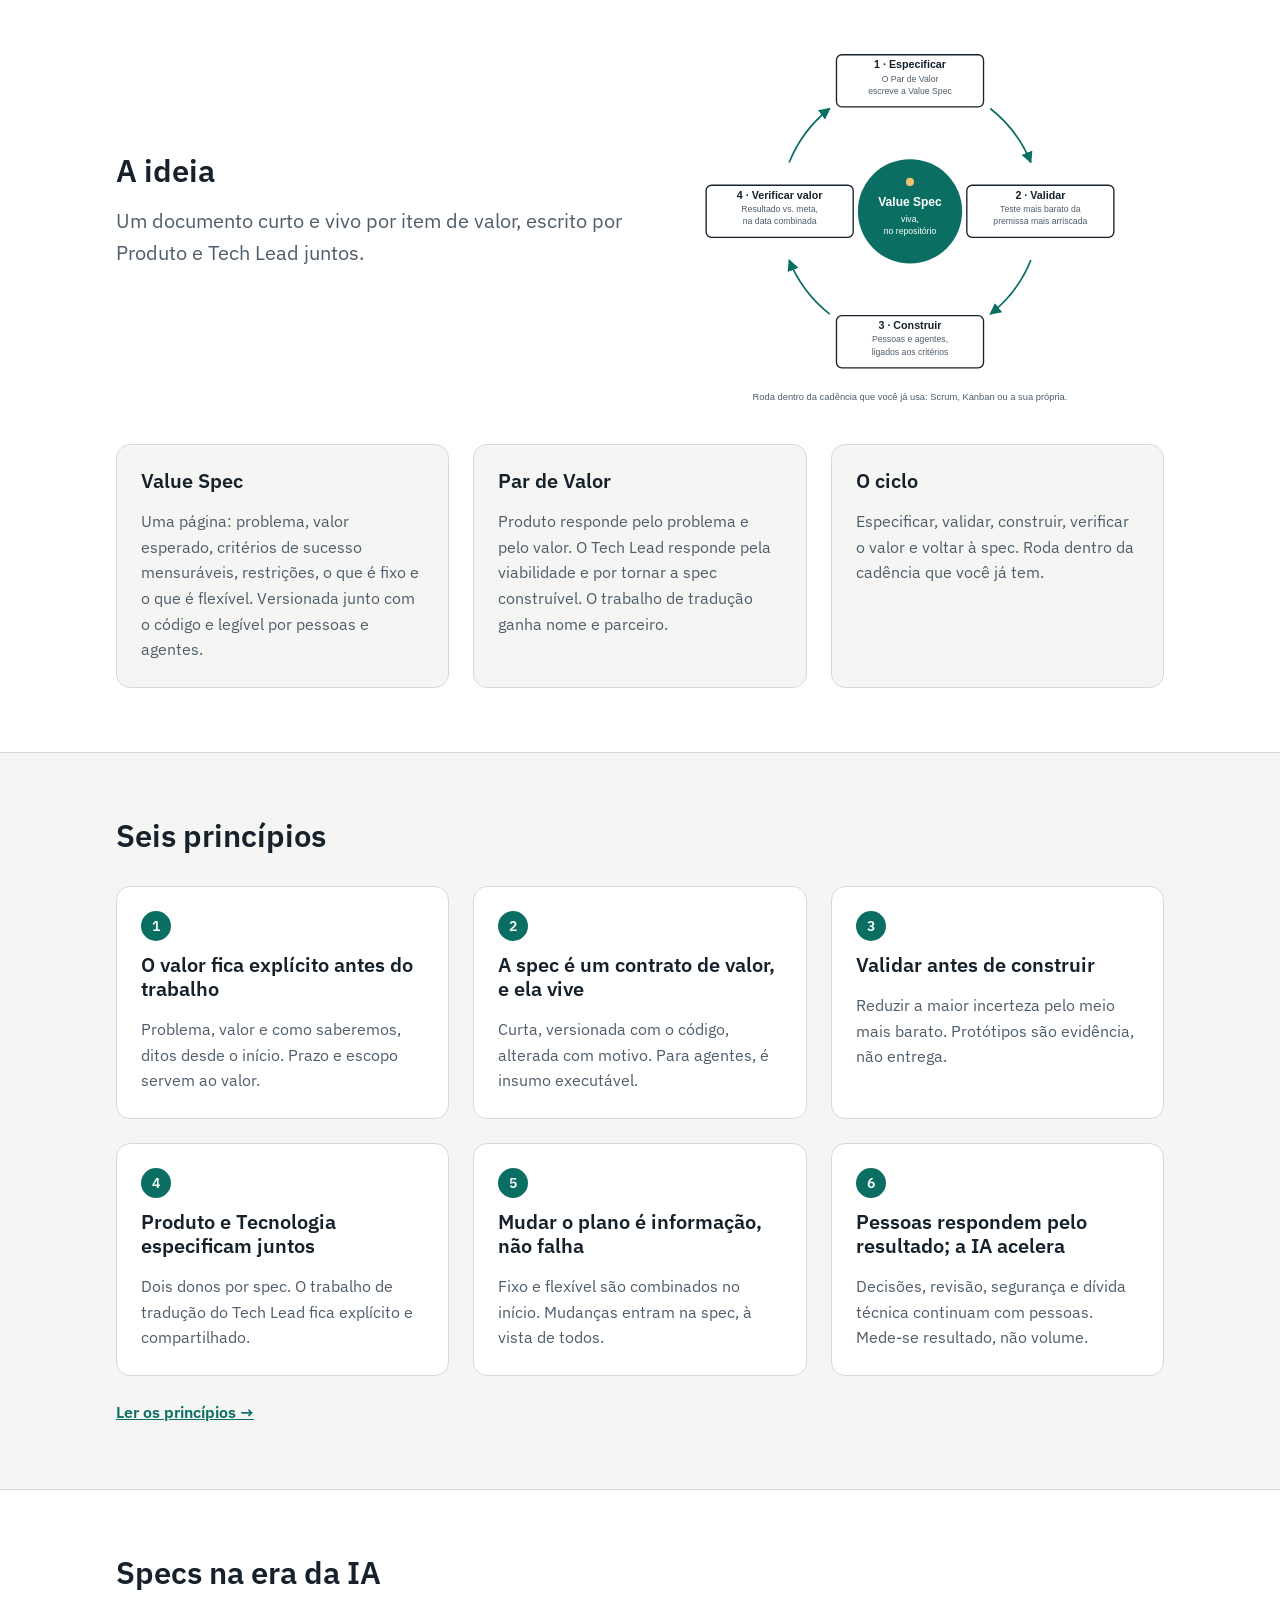
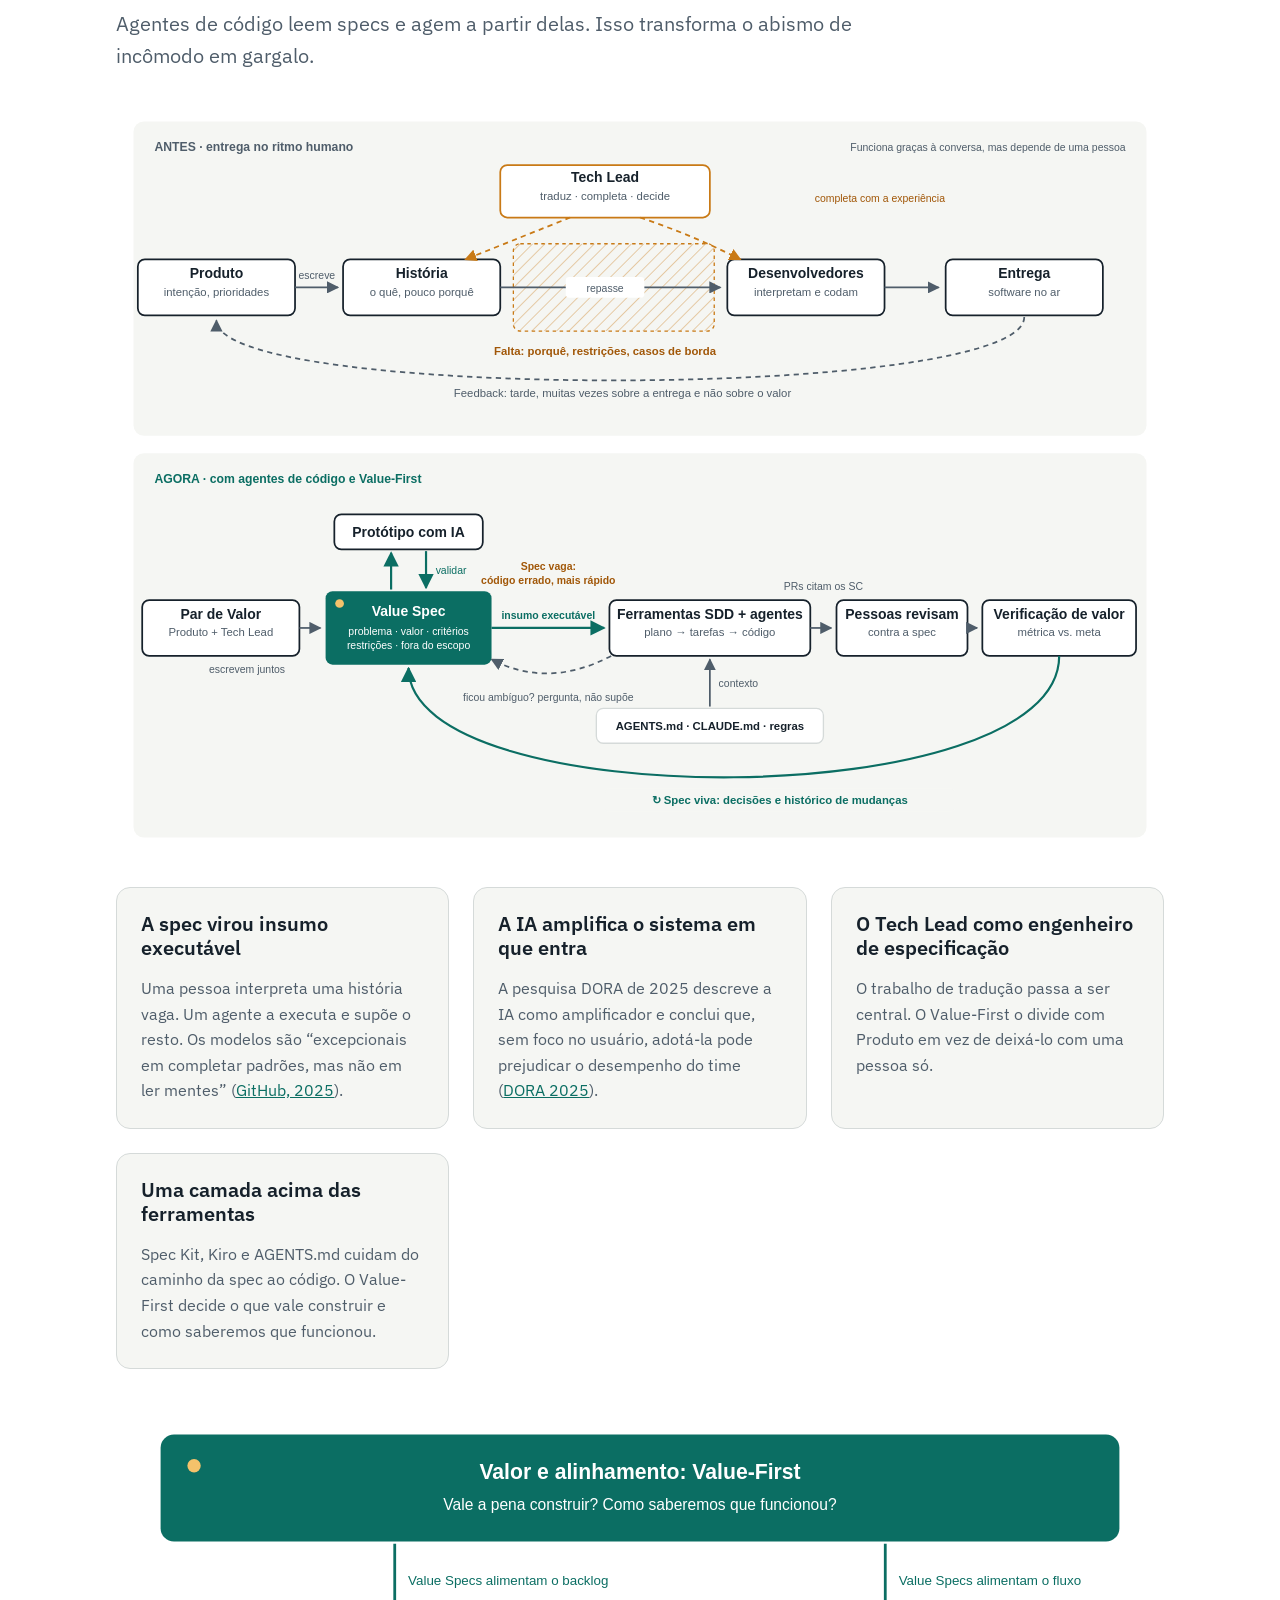
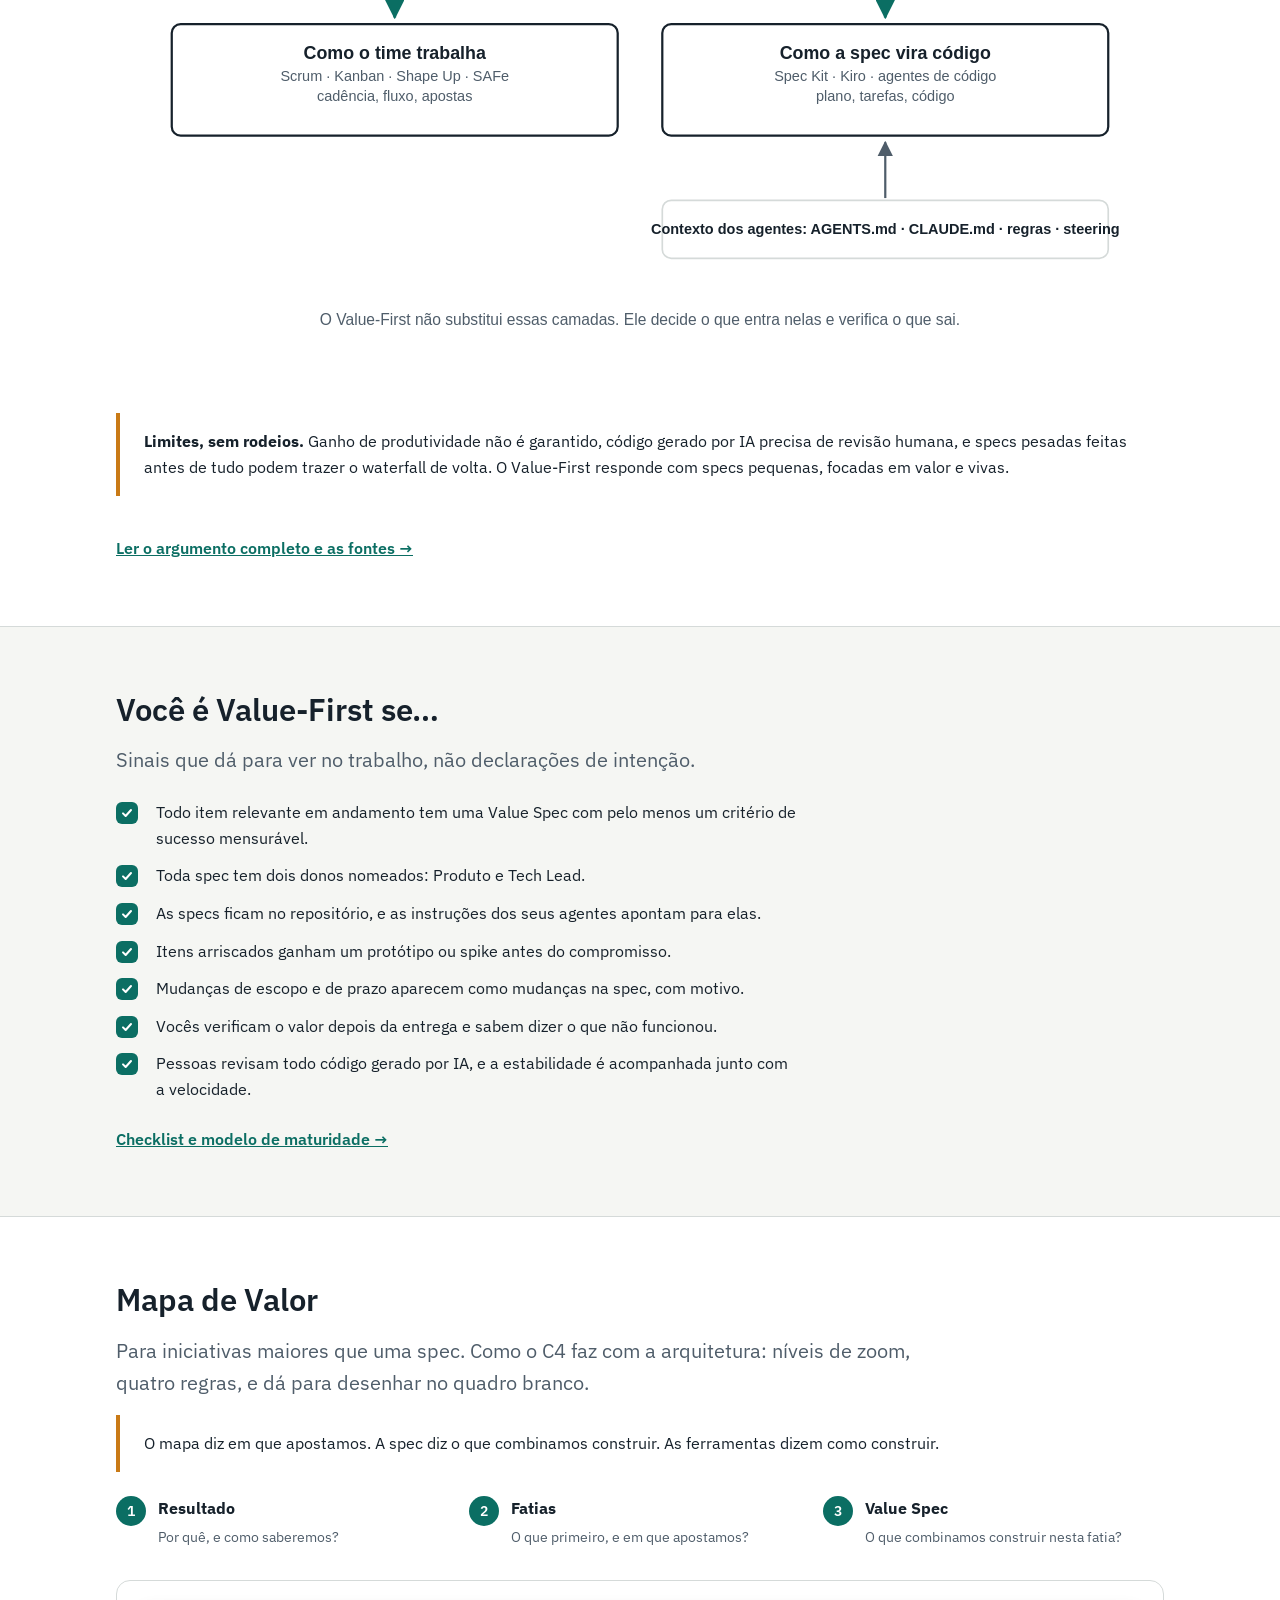
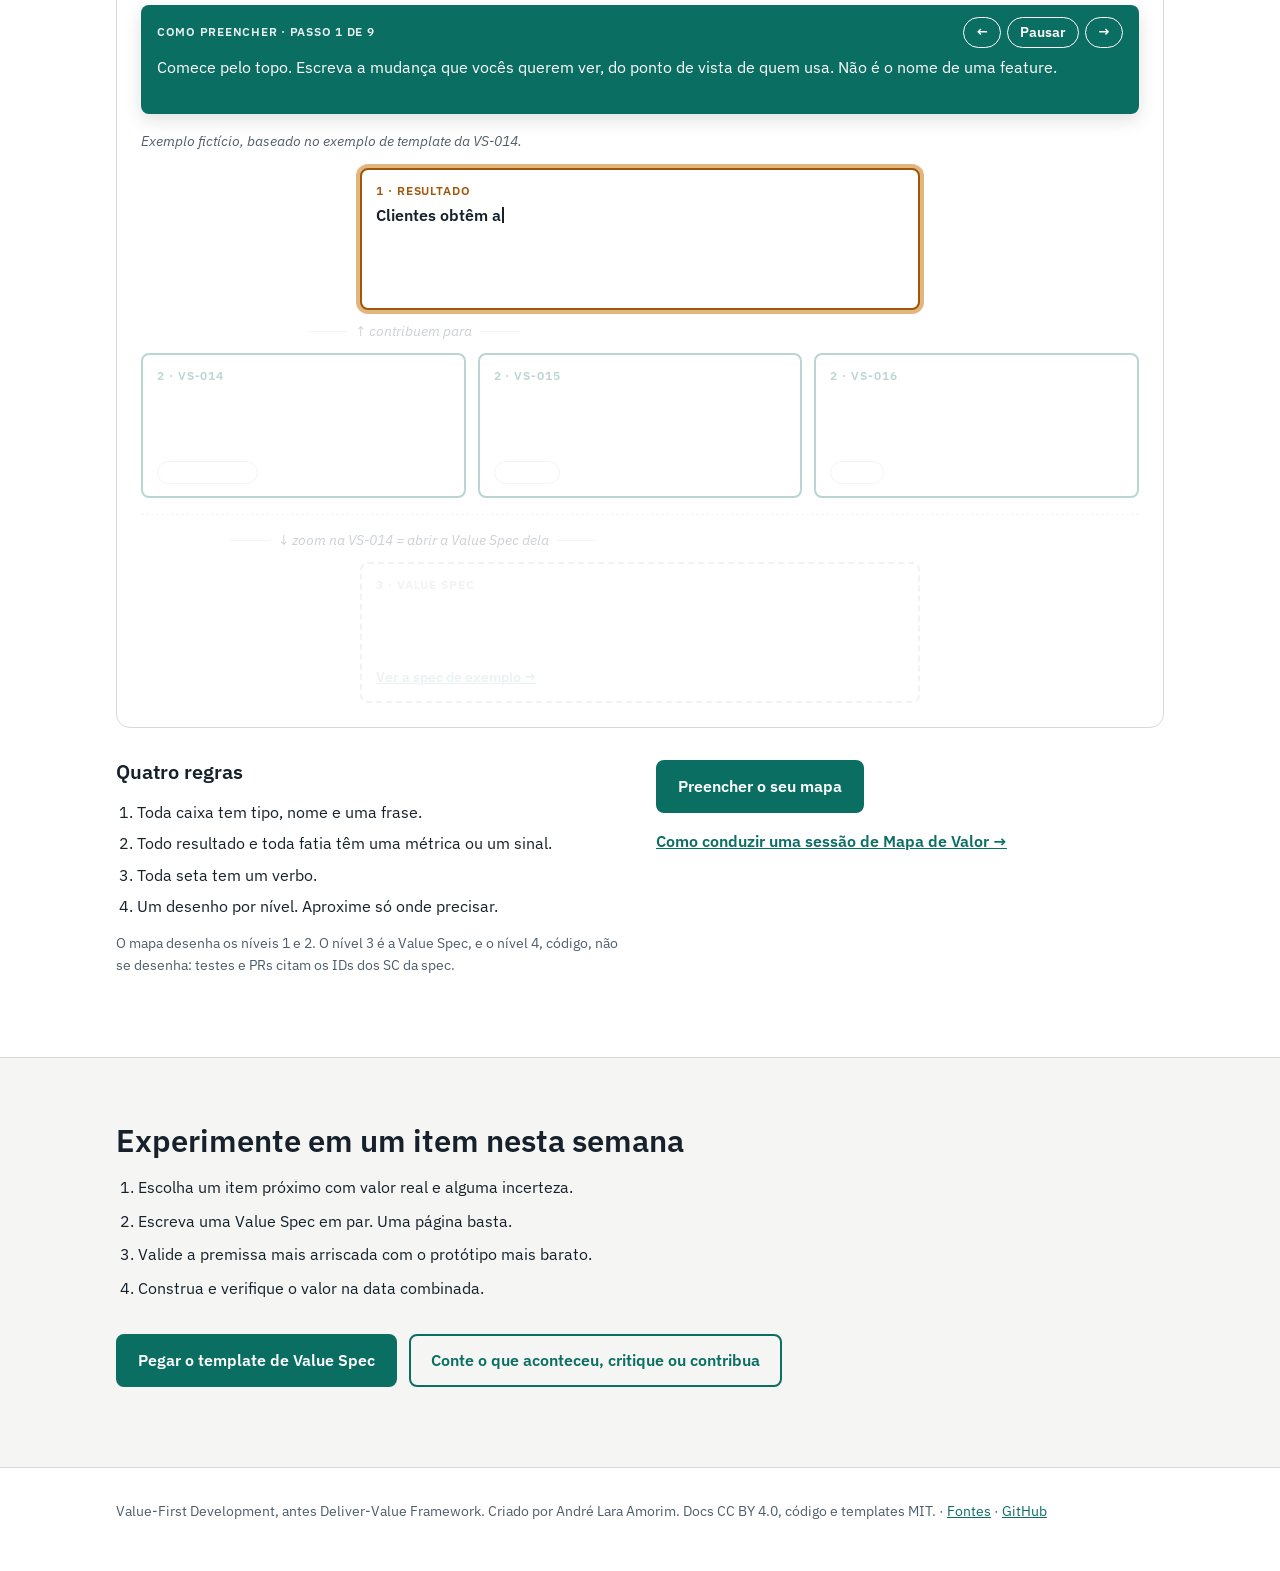
<file: site/pt/index.html>
<!doctype html>
<html lang="pt-BR">
<head>
<meta charset="utf-8">
<meta name="viewport" content="width=device-width, initial-scale=1">
<title>Value-First Development</title>
<meta name="description" content="Torne explícito, compartilhado e mensurável o valor de cada trabalho antes de construí-lo, para que pessoas e agentes de código construam a coisa certa.">
<meta name="color-scheme" content="light dark">
<link rel="canonical" href="https://andrelaf.github.io/value-first/pt/">
<link rel="alternate" hreflang="en" href="https://andrelaf.github.io/value-first/">
<link rel="alternate" hreflang="pt-BR" href="https://andrelaf.github.io/value-first/pt/">
<meta property="og:title" content="Value-First Development">
<meta property="og:description" content="Torne explícito, compartilhado e mensurável o valor de cada trabalho antes de construí-lo, para que pessoas e agentes de código construam a coisa certa.">
<meta property="og:type" content="website">
<meta property="og:url" content="https://andrelaf.github.io/value-first/pt/">
<link rel="icon" href="../assets/favicon.svg" type="image/svg+xml">
<link rel="preconnect" href="https://fonts.googleapis.com">
<link rel="preconnect" href="https://fonts.gstatic.com" crossorigin>
<link rel="stylesheet" href="https://fonts.googleapis.com/css2?family=IBM+Plex+Sans:wght@400;500;600&display=swap">
<link rel="stylesheet" href="../assets/tokens.css">
<style>
*,*::before,*::after{box-sizing:border-box}
html{scroll-behavior:smooth;-webkit-text-size-adjust:100%}
@media (prefers-reduced-motion:reduce){html{scroll-behavior:auto}}
body{margin:0;background:var(--vf-bg);color:var(--vf-ink);font-family:var(--vf-font-sans);font-size:var(--vf-text-base);line-height:var(--vf-leading-body)}
a{color:var(--vf-primary)}a:hover{color:var(--vf-primary-strong)}
:focus-visible{outline:3px solid var(--vf-accent-mark);outline-offset:2px;border-radius:4px}
.skip{position:absolute;left:-999px;top:8px;background:var(--vf-primary);color:var(--vf-on-primary);padding:8px 12px;border-radius:var(--vf-radius);z-index:10}
.skip:focus{left:16px}
.wrap{max-width:1080px;margin:0 auto;padding:0 16px}
header.top{border-bottom:1px solid var(--vf-border);background:var(--vf-bg);position:sticky;top:0;z-index:5}
header.top .wrap{display:flex;align-items:center;justify-content:space-between;gap:16px;min-height:60px}
.brand img{display:block;height:34px;width:auto}
.brand .dark{display:none}
@media (prefers-color-scheme:dark){.brand .light{display:none}.brand .dark{display:block}}
nav ul{display:flex;gap:20px;list-style:none;margin:0;padding:0}
nav a{color:var(--vf-muted);text-decoration:none;font-size:var(--vf-text-sm);font-weight:500}
nav a:hover{color:var(--vf-ink)}
.lang{font-size:var(--vf-text-sm);font-weight:600;text-decoration:none;border:1px solid var(--vf-border);padding:4px 10px;border-radius:999px;white-space:nowrap}
@media (max-width:820px){nav{display:none}}
section{padding:var(--vf-space-16) 0;border-bottom:1px solid var(--vf-border)}
section:nth-of-type(even){background:var(--vf-surface)}
h1,h2,h3{line-height:var(--vf-leading-tight);font-weight:600;margin:0 0 var(--vf-space-4)}
h1{font-size:clamp(1.9rem,4.5vw,var(--vf-text-3xl));letter-spacing:-.01em;max-width:22ch}
h2{font-size:clamp(1.5rem,3vw,var(--vf-text-xl))}
h3{font-size:var(--vf-text-md)}
p{margin:0 0 var(--vf-space-4);max-width:var(--vf-measure)}
.lead{font-size:var(--vf-text-md);color:var(--vf-muted)}
.hero{padding:var(--vf-space-16) 0 var(--vf-space-12)}
.tag{color:var(--vf-accent);font-weight:600;letter-spacing:.02em;margin-bottom:var(--vf-space-4)}
.thesis{font-size:clamp(1.1rem,2.2vw,var(--vf-text-md));max-width:60ch}
.ctas{display:flex;flex-wrap:wrap;gap:12px;margin:var(--vf-space-8) 0 var(--vf-space-4)}
.btn{display:inline-block;padding:12px 20px;border-radius:var(--vf-radius);font-weight:600;text-decoration:none;border:2px solid var(--vf-primary)}
.btn.primary{background:var(--vf-primary);color:var(--vf-on-primary)}
.btn.primary:hover{background:var(--vf-primary-strong);border-color:var(--vf-primary-strong);color:var(--vf-on-primary)}
.btn.ghost{color:var(--vf-primary)}
.note{color:var(--vf-muted);font-size:var(--vf-text-sm)}
figure{margin:var(--vf-space-8) 0 0}
figure img{display:block;width:100%;height:auto;border-radius:var(--vf-radius-lg)}
.grid{display:grid;gap:var(--vf-space-6);grid-template-columns:repeat(auto-fit,minmax(min(100%,280px),1fr));margin-top:var(--vf-space-8)}
.card{background:var(--vf-bg);border:1px solid var(--vf-border);border-radius:var(--vf-radius-lg);padding:var(--vf-space-6)}
section:nth-of-type(odd) .card{background:var(--vf-surface)}
.card p{margin:0;color:var(--vf-muted)}
.num{display:inline-grid;place-items:center;width:30px;height:30px;border-radius:50%;background:var(--vf-primary);color:var(--vf-on-primary);font-weight:600;font-size:var(--vf-text-sm);margin-bottom:var(--vf-space-3)}
.two{display:grid;gap:var(--vf-space-8);grid-template-columns:1fr}
@media (min-width:900px){.two{grid-template-columns:1fr 1fr;align-items:center}}
.callout{border-left:4px solid var(--vf-accent-mark);background:var(--vf-bg);padding:var(--vf-space-4) var(--vf-space-6);border-radius:0 var(--vf-radius) var(--vf-radius) 0;margin-top:var(--vf-space-8);max-width:none}
.more{font-weight:600;display:inline-block;margin-top:var(--vf-space-6)}
ul.checks{list-style:none;padding:0;margin:var(--vf-space-6) 0 0;display:grid;gap:12px;max-width:var(--vf-measure)}
ul.checks li{display:grid;grid-template-columns:28px 1fr;gap:12px;align-items:start}
ul.checks li::before{content:"";width:22px;height:22px;margin-top:2px;border-radius:6px;background:var(--vf-primary) url("data:image/svg+xml,%3Csvg xmlns='http://www.w3.org/2000/svg' viewBox='0 0 24 24'%3E%3Cpath d='M6 12.5l4 4 8-9' fill='none' stroke='white' stroke-width='3' stroke-linecap='round' stroke-linejoin='round'/%3E%3C/svg%3E") center/16px no-repeat}
ol.steps{padding-left:1.4em;max-width:var(--vf-measure)}
ol.steps li{margin-bottom:8px}
.levels{display:grid;gap:12px;grid-template-columns:repeat(auto-fit,minmax(min(100%,220px),1fr));margin:var(--vf-space-6) 0 0;padding:0;list-style:none}
.levels li{display:grid;grid-template-columns:30px 1fr;gap:4px 12px}
.levels .num{grid-row:span 2;margin:0}
.levels span:not(.num){color:var(--vf-muted);font-size:var(--vf-text-sm)}
.map{margin-top:var(--vf-space-8);border:1px solid var(--vf-border);border-radius:var(--vf-radius-lg);padding:var(--vf-space-6);background:var(--vf-bg)}
.map .ex{color:var(--vf-muted);font-size:var(--vf-text-sm);font-style:italic;margin-bottom:var(--vf-space-4)}
.lvl{display:grid;gap:12px;grid-template-columns:repeat(auto-fit,minmax(min(100%,210px),1fr))}
.lvl-1{max-width:560px;margin:0 auto}
.lvl-1 .box{grid-column:1/-1}
.box{border:2px solid var(--box,var(--vf-primary));border-radius:var(--vf-radius);padding:12px 14px;background:var(--vf-bg);display:flex;flex-direction:column;gap:4px}
.box .ty{font-size:.72rem;font-weight:600;letter-spacing:.08em;text-transform:uppercase;color:var(--box,var(--vf-primary))}
.box b{font-weight:600;line-height:1.3}
.box p,.box small{margin:0;color:var(--vf-muted);font-size:var(--vf-text-sm);line-height:1.4}
.box .m{color:var(--vf-ink);font-weight:500}
.box .st{align-self:flex-start;margin-top:4px;font-size:.75rem;font-weight:600;border:1px solid var(--vf-border);border-radius:999px;padding:1px 8px;color:var(--vf-muted)}
.box.out{--box:var(--vf-accent)}
.box.slice.on{box-shadow:0 0 0 4px color-mix(in srgb,var(--vf-primary) 18%,transparent)}
.box.spec{--box:var(--vf-muted);border-style:dashed;max-width:560px;margin:0 auto;width:100%}
.box.spec a{font-size:var(--vf-text-sm);font-weight:600}
.verb{display:flex;align-items:center;justify-content:center;gap:8px;margin:10px 0;color:var(--vf-muted);font-size:var(--vf-text-sm);font-style:italic}
.verb::before,.verb::after{content:"";height:1px;width:40px;background:var(--vf-border)}
.zoom{border-top:1px dashed var(--vf-border);margin-top:16px;padding-top:4px}
.guide{position:sticky;top:70px;z-index:2;background:var(--vf-primary);color:var(--vf-on-primary);border-radius:var(--vf-radius);padding:12px 16px;margin-bottom:var(--vf-space-4);box-shadow:0 6px 18px rgba(0,0,0,.12)}
.guide[hidden]{display:none}
.gtop{display:flex;justify-content:space-between;align-items:center;gap:12px;flex-wrap:wrap}
.glabel{font-size:.78rem;font-weight:600;letter-spacing:.06em;text-transform:uppercase;opacity:.9}
.gbtn{display:flex;gap:6px}
.gbtn button{font:inherit;font-size:var(--vf-text-sm);font-weight:600;color:inherit;background:transparent;border:1px solid currentColor;border-radius:999px;padding:3px 12px;cursor:pointer;min-width:36px}
.gbtn button:hover{background:rgba(255,255,255,.15)}
.ghint{margin:8px 0 0;max-width:none;font-size:var(--vf-text-base);line-height:1.45;min-height:2.9em}
.map.js .fld{display:grid}
.map.js .fld::after{content:attr(data-full);visibility:hidden;grid-area:1/1;white-space:pre-wrap}
.map.js .fld>.t{grid-area:1/1}
.map.js [data-s]:not(.fld){transition:opacity .35s,box-shadow .35s}
.map.js .dim{opacity:.28}
.map.js .box.cur{box-shadow:0 0 0 4px color-mix(in srgb,var(--vf-accent-mark) 55%,transparent)}
.map.js .box.slice.on:not(.cur){box-shadow:none}
.typing>.t::after{content:"";display:inline-block;width:2px;height:1em;margin-left:1px;vertical-align:-.12em;background:var(--vf-ink);animation:blink 1s steps(1) infinite}
@keyframes blink{50%{opacity:0}}
@media (prefers-reduced-motion:reduce){.map.js [data-s]{transition:none}.typing>.t::after{animation:none}}
.mapfoot{display:grid;gap:var(--vf-space-8);grid-template-columns:1fr;margin-top:var(--vf-space-8)}
@media (min-width:900px){.mapfoot{grid-template-columns:1fr 1fr}}
.mapfoot ol{padding-left:1.3em;margin:0}.mapfoot li{margin-bottom:6px}
footer{padding:var(--vf-space-8) 0;color:var(--vf-muted);font-size:var(--vf-text-sm)}
footer p{max-width:none}
</style>
</head>
<body>
<a class="skip" href="#main">Pular para o conteúdo</a>
<header class="top"><div class="wrap">
<a class="brand" href="#top" aria-label="Value-First Development"><img class="light" src="../assets/logo-horizontal.svg" alt="" width="200" height="34"><img class="dark" src="../assets/logo-horizontal-dark.svg" alt="" width="200" height="34"></a>
<nav aria-label="Seções"><ul><li><a href="#problem">Problema</a></li><li><a href="#idea">A ideia</a></li><li><a href="#principles">Princípios</a></li><li><a href="#ai">Specs e IA</a></li><li><a href="#check">Checklist</a></li><li><a href="#map">Mapa de Valor</a></li></ul></nav>
<a class="lang" href="../" hreflang="en" lang="en">English</a>
</div></header>
<main id="main">
<section class="hero" id="top"><div class="wrap">
<p class="tag">Do ritual ao valor, da spec ao software.</p>
<h1>Value-First Development</h1>
<p class="thesis">O Value-First Development torna explícito, compartilhado e mensurável o valor de cada trabalho antes que alguém o construa, para que pessoas e agentes de código construam a coisa certa, e não só construam rápido.</p>
<div class="ctas"><a class="btn primary" href="https://github.com/andrelaf/value-first/blob/main/templates/pt/value-spec.md">Pegar o template de Value Spec</a><a class="btn ghost" href="https://github.com/andrelaf/value-first/blob/main/README.pt-BR.md">Ler a documentação no GitHub</a></div>
<p class="note">Uma camada leve sobre Scrum, Kanban ou o seu próprio processo. Código aberto.</p>
</div></section>

<section id="problem" aria-labelledby="problem-h"><div class="wrap">
<h2 id="problem-h">O abismo entre a spec e o desenvolvimento</h2>
<p>Cada forma de trabalhar que usamos hoje respondeu a um problema real. Escrever antes nos deu clareza, o Agile nos deu ciclos curtos de feedback e o Scrum, uma cadência estável. O Value-First mantém tudo isso.</p><p>Em muitos times, porém, as cerimônias continuam e o propósito se perde. As histórias descrevem <em>o quê</em>, raramente o <em>porquê</em>, e quase nunca as restrições ou como o sucesso será medido.</p><p>Alguém preenche esse abismo, e geralmente é o Tech Lead: traduzindo, completando e decidindo, quase sempre sem que ninguém veja. Funciona, mas o trabalho fica invisível, depende de uma pessoa e acontece tarde.</p>
<figure><img src="../assets/gap-pt.svg" alt="O abismo: a história diz só o que construir, mas construir exige também o porquê, o valor e a métrica, restrições, casos de borda e o que é fixo ou flexível." width="940" height="500" loading="lazy"></figure>
</div></section>

<section id="idea" aria-labelledby="idea-h"><div class="wrap">
<div class="two"><div>
<h2 id="idea-h">A ideia</h2>
<p class="lead">Um documento curto e vivo por item de valor, escrito por Produto e Tech Lead juntos.</p>
</div>
<figure style="margin:0"><img src="../assets/cycle-pt.svg" alt="O ciclo do Value-First: Especificar, Validar, Construir, Verificar valor, em torno de uma Value Spec viva." width="760" height="580" loading="lazy"></figure></div>
<div class="grid"><div class="card"><h3>Value Spec</h3><p>Uma página: problema, valor esperado, critérios de sucesso mensuráveis, restrições, o que é fixo e o que é flexível. Versionada junto com o código e legível por pessoas e agentes.</p></div><div class="card"><h3>Par de Valor</h3><p>Produto responde pelo problema e pelo valor. O Tech Lead responde pela viabilidade e por tornar a spec construível. O trabalho de tradução ganha nome e parceiro.</p></div><div class="card"><h3>O ciclo</h3><p>Especificar, validar, construir, verificar o valor e voltar à spec. Roda dentro da cadência que você já tem.</p></div></div>
</div></section>

<section id="principles" aria-labelledby="principles-h"><div class="wrap">
<h2 id="principles-h">Seis princípios</h2>
<div class="grid"><div class="card"><span class="num" aria-hidden="true">1</span><h3>O valor fica explícito antes do trabalho</h3><p>Problema, valor e como saberemos, ditos desde o início. Prazo e escopo servem ao valor.</p></div><div class="card"><span class="num" aria-hidden="true">2</span><h3>A spec é um contrato de valor, e ela vive</h3><p>Curta, versionada com o código, alterada com motivo. Para agentes, é insumo executável.</p></div><div class="card"><span class="num" aria-hidden="true">3</span><h3>Validar antes de construir</h3><p>Reduzir a maior incerteza pelo meio mais barato. Protótipos são evidência, não entrega.</p></div><div class="card"><span class="num" aria-hidden="true">4</span><h3>Produto e Tecnologia especificam juntos</h3><p>Dois donos por spec. O trabalho de tradução do Tech Lead fica explícito e compartilhado.</p></div><div class="card"><span class="num" aria-hidden="true">5</span><h3>Mudar o plano é informação, não falha</h3><p>Fixo e flexível são combinados no início. Mudanças entram na spec, à vista de todos.</p></div><div class="card"><span class="num" aria-hidden="true">6</span><h3>Pessoas respondem pelo resultado; a IA acelera</h3><p>Decisões, revisão, segurança e dívida técnica continuam com pessoas. Mede-se resultado, não volume.</p></div></div>
<a class="more" href="https://github.com/andrelaf/value-first/blob/main/docs/pt/principles.md">Ler os princípios →</a>
</div></section>

<section id="ai" aria-labelledby="ai-h"><div class="wrap">
<h2 id="ai-h">Specs na era da IA</h2>
<p class="lead">Agentes de código leem specs e agem a partir delas. Isso transforma o abismo de incômodo em gargalo.</p>
<figure><img src="../assets/before-after-pt.svg" alt="Antes e agora. Antes: o Tech Lead preenche informalmente o abismo entre a história e os desenvolvedores. Agora: o Par de Valor escreve uma Value Spec, valida com um protótipo, e ela vira insumo executável para ferramentas e agentes, com uma verificação de valor que atualiza a spec." width="1200" height="860" loading="lazy"></figure>
<div class="grid"><div class="card"><h3>A spec virou insumo executável</h3><p>Uma pessoa interpreta uma história vaga. Um agente a executa e supõe o resto. Os modelos são “excepcionais em completar padrões, mas não em ler mentes” (<a href="https://github.blog/ai-and-ml/generative-ai/spec-driven-development-with-ai-get-started-with-a-new-open-source-toolkit/">GitHub, 2025</a>).</p></div><div class="card"><h3>A IA amplifica o sistema em que entra</h3><p>A pesquisa DORA de 2025 descreve a IA como amplificador e conclui que, sem foco no usuário, adotá-la pode prejudicar o desempenho do time (<a href="https://cloud.google.com/blog/products/ai-machine-learning/announcing-the-2025-dora-report">DORA 2025</a>).</p></div><div class="card"><h3>O Tech Lead como engenheiro de especificação</h3><p>O trabalho de tradução passa a ser central. O Value-First o divide com Produto em vez de deixá-lo com uma pessoa só.</p></div><div class="card"><h3>Uma camada acima das ferramentas</h3><p>Spec Kit, Kiro e AGENTS.md cuidam do caminho da spec ao código. O Value-First decide o que vale construir e como saberemos que funcionou.</p></div></div>
<figure><img src="../assets/comparison-pt.svg" alt="O Value-First fica acima de como o time trabalha (Scrum, Kanban, Shape Up) e de como a spec vira código (Spec Kit, Kiro, agentes)." width="940" height="520" loading="lazy"></figure>
<p class="callout"><strong>Limites, sem rodeios.</strong> Ganho de produtividade não é garantido, código gerado por IA precisa de revisão humana, e specs pesadas feitas antes de tudo podem trazer o waterfall de volta. O Value-First responde com specs pequenas, focadas em valor e vivas.</p>
<a class="more" href="https://github.com/andrelaf/value-first/blob/main/docs/pt/ai-and-specs.md">Ler o argumento completo e as fontes →</a>
</div></section>

<section id="check" aria-labelledby="check-h"><div class="wrap">
<h2 id="check-h">Você é Value-First se…</h2>
<p class="lead">Sinais que dá para ver no trabalho, não declarações de intenção.</p>
<ul class="checks"><li>Todo item relevante em andamento tem uma Value Spec com pelo menos um critério de sucesso mensurável.</li><li>Toda spec tem dois donos nomeados: Produto e Tech Lead.</li><li>As specs ficam no repositório, e as instruções dos seus agentes apontam para elas.</li><li>Itens arriscados ganham um protótipo ou spike antes do compromisso.</li><li>Mudanças de escopo e de prazo aparecem como mudanças na spec, com motivo.</li><li>Vocês verificam o valor depois da entrega e sabem dizer o que não funcionou.</li><li>Pessoas revisam todo código gerado por IA, e a estabilidade é acompanhada junto com a velocidade.</li></ul>
<a class="more" href="https://github.com/andrelaf/value-first/blob/main/docs/pt/adoption.md">Checklist e modelo de maturidade →</a>
</div></section>

<section id="map" aria-labelledby="map-h"><div class="wrap">
<h2 id="map-h">Mapa de Valor</h2>
<p class="lead">Para iniciativas maiores que uma spec. Como o C4 faz com a arquitetura: níveis de zoom, quatro regras, e dá para desenhar no quadro branco.</p>
<p class="callout" style="margin-top:0">O mapa diz em que apostamos. A spec diz o que combinamos construir. As ferramentas dizem como construir.</p>
<ol class="levels"><li><span class="num" aria-hidden="true">1</span><b>Resultado</b><span>Por quê, e como saberemos?</span></li><li><span class="num" aria-hidden="true">2</span><b>Fatias</b><span>O que primeiro, e em que apostamos?</span></li><li><span class="num" aria-hidden="true">3</span><b>Value Spec</b><span>O que combinamos construir nesta fatia?</span></li></ol>
<div class="map" data-demo>
<script type="application/json">{"hints": ["Comece pelo topo. Escreva a mudança que vocês querem ver, do ponto de vista de quem usa. Não é o nome de uma feature.", "Uma frase: quem tem o problema hoje, e qual é. Se houver dado, melhor.", "Uma métrica só, com linha de base, meta e prazo. Se não houver acordo sobre ela, provavelmente são duas iniciativas.", "Diga o que fica de fora. É o que impede a iniciativa de crescer sem ninguém perceber.", "Agora as fatias. Cada uma deve conseguir mover a métrica sozinha. Comece pela que ensina mais rápido e escreva a aposta mais arriscada dela.", "A próxima fatia pode ser uma aposta menor, com evidência parcial. Diga quantas pessoas pediram.", "“Não validada” é uma resposta honesta. Mostra ao time onde está o risco antes de alguém construir.", "Para dar zoom numa fatia, abra a Value Spec dela. Critérios, restrições e decisões ficam lá, não no mapa. Assim o mapa continua sendo uma lista de apostas, não um documento de requisitos.", "Pronto. Cada fatia vira uma Value Spec. Depois de cada verificação de valor, atualize o status e a ordem das fatias."], "step": "Passo {n} de {t}", "play": "Continuar", "pause_l": "Pausar", "restart": "Ver de novo", "prev": "Passo anterior", "next": "Próximo passo"}</script>
<div class="guide" hidden><div class="gtop"><span class="glabel">Como preencher · <span class="gstep"></span></span><span class="gbtn"><button type="button" data-a="prev" aria-label="Passo anterior">←</button><button type="button" data-a="play" class="gplay">Pausar</button><button type="button" data-a="next" aria-label="Próximo passo">→</button></span></div><p class="ghint" aria-live="polite"></p></div>
<p class="ex">Exemplo fictício, baseado no exemplo de template da VS-014.</p>
<div class="lvl lvl-1"><div class="box out" data-s="1"><span class="ty">1 · Resultado</span><b class="fld" data-s="1">Clientes obtêm as próprias faturas</b><p class="fld" data-s="2">Contatos financeiros pedem faturas ao suporte.</p><p class="m fld" data-s="3">Tickets de fatura: ~120 → ≤ 40 / semana, 6 semanas após o lançamento</p><small class="fld" data-s="4">Fora: pagamento, edição de faturas</small></div></div>
<p class="verb" data-s="5">↑ contribuem para</p>
<div class="lvl"><div class="box slice on" data-s="5"><span class="ty">2 · VS-014</span><b class="fld" data-s="5">Baixar faturas no portal</b><p class="fld" data-s="5">Aposta: clientes usam o portal em vez de mandar e-mail ao suporte (validada 5/6)</p><span class="st fld" data-s="5">Em construção</span></div><div class="box slice" data-s="6"><span class="ty">2 · VS-015</span><b class="fld" data-s="6">Filtrar faturas por data</b><p class="fld" data-s="6">Aposta: auditorias precisam de intervalos de datas (2 de 6 pediram)</p><span class="st fld" data-s="6">Próxima</span></div><div class="box slice" data-s="7"><span class="ty">2 · VS-016</span><b class="fld" data-s="7">Fatura mensal por e-mail</b><p class="fld" data-s="7">Aposta: receber é melhor que procurar (não validada)</p><span class="st fld" data-s="7">Talvez</span></div></div>
<div class="zoom" data-s="8"><p class="verb">↓ zoom na VS-014 = abrir a Value Spec dela</p>
<div class="lvl"><div class="box spec" data-s="8"><span class="ty">3 · Value Spec</span><b class="fld" data-s="8">VS-014 · Baixar faturas no portal</b><p class="fld" data-s="8">Problema, critérios de sucesso SC-1 a SC-4, restrições, decisões e instruções para agentes. Fica no repositório, não no mapa.</p><a href="https://github.com/andrelaf/value-first/blob/main/templates/pt/value-spec-example.md">Ver a spec de exemplo →</a></div></div></div>
</div>
<div class="mapfoot"><div>
<h3>Quatro regras</h3>
<ol><li>Toda caixa tem tipo, nome e uma frase.</li><li>Todo resultado e toda fatia têm uma métrica ou um sinal.</li><li>Toda seta tem um verbo.</li><li>Um desenho por nível. Aproxime só onde precisar.</li></ol>
<p class="note" style="margin-top:12px">O mapa desenha os níveis 1 e 2. O nível 3 é a Value Spec, e o nível 4, código, não se desenha: testes e PRs citam os IDs dos SC da spec.</p>
</div><div>
<div class="ctas" style="margin-top:0"><a class="btn primary" href="map.html">Preencher o seu mapa</a></div>
<a class="more" style="margin-top:0" href="https://github.com/andrelaf/value-first/blob/main/docs/pt/value-map.md">Como conduzir uma sessão de Mapa de Valor →</a>
</div></div>
</div></section>

<section id="start" aria-labelledby="start-h"><div class="wrap">
<h2 id="start-h">Experimente em um item nesta semana</h2>
<ol class="steps"><li>Escolha um item próximo com valor real e alguma incerteza.</li><li>Escreva uma Value Spec em par. Uma página basta.</li><li>Valide a premissa mais arriscada com o protótipo mais barato.</li><li>Construa e verifique o valor na data combinada.</li></ol>
<div class="ctas"><a class="btn primary" href="https://github.com/andrelaf/value-first/blob/main/templates/pt/value-spec.md">Pegar o template de Value Spec</a><a class="btn ghost" href="https://github.com/andrelaf/value-first/blob/main/CONTRIBUTING.md">Conte o que aconteceu, critique ou contribua</a></div>
</div></section>
</main>
<footer><div class="wrap">
<p>Value-First Development, antes Deliver-Value Framework. Criado por André Lara Amorim. Docs CC BY 4.0, código e templates MIT. · <a href="https://github.com/andrelaf/value-first/blob/main/docs/pt/sources.md">Fontes</a> · <a href="https://github.com/andrelaf/value-first">GitHub</a></p>
</div></footer>
<script>
(function(){
var root=document.querySelector('[data-demo]');if(!root)return;
var cfg=JSON.parse(root.querySelector('script[type="application/json"]').textContent);
var reduce=window.matchMedia&&matchMedia('(prefers-reduced-motion: reduce)').matches;
var flds=[].slice.call(root.querySelectorAll('.fld'));
flds.forEach(function(f){f.setAttribute('data-full',f.textContent);f.innerHTML='<span class="t"></span>';});
var parts=[].slice.call(root.querySelectorAll('[data-s]:not(.fld)'));
var guide=root.querySelector('.guide');guide.hidden=false;root.classList.add('js');
var stepEl=guide.querySelector('.gstep'),hint=guide.querySelector('.ghint'),playB=guide.querySelector('.gplay');
var N=cfg.hints.length,cur=1,playing=!reduce,timer=null,token=0;
function txt(f,v){f.firstChild.textContent=v;}
function setBtn(){playB.textContent=(cur===N&&!playing)?cfg.restart:(playing?cfg.pause_l:cfg.play);}
function render(n,mode){
  token++;var my=token;clearTimeout(timer);cur=n;
  stepEl.textContent=cfg.step.replace('{n}',n).replace('{t}',N);hint.textContent=cfg.hints[n-1];
  parts.forEach(function(p){var s=+p.getAttribute('data-s');p.classList.toggle('dim',s>n);p.classList.toggle('cur',s===n&&p.classList.contains('box'));});
  var q=[];
  flds.forEach(function(f){var s=+f.getAttribute('data-s');f.classList.remove('typing');
    if(s<n||(s===n&&mode==='show'))txt(f,f.getAttribute('data-full'));
    else{txt(f,'');if(s===n&&mode==='type')q.push(f);}});
  setBtn();
  if(mode!=='wait')typeAll(q,my);
}
function typeAll(q,my){
  if(my!==token)return;
  if(!q.length){if(playing&&cur<N)timer=setTimeout(function(){render(cur+1,'type');},1800);else if(cur===N){playing=false;setBtn();}return;}
  var f=q[0],full=f.getAttribute('data-full'),i=0;f.classList.add('typing');
  (function tick(){if(my!==token)return;i++;txt(f,full.slice(0,i));
    if(i<full.length)timer=setTimeout(tick,22+Math.random()*45);
    else timer=setTimeout(function(){f.classList.remove('typing');typeAll(q.slice(1),my);},300);})();
}
guide.addEventListener('click',function(e){var b=e.target.closest('button');if(!b)return;var act=b.getAttribute('data-a');
  if(act==='play'){
    if(cur===N&&!playing){playing=true;render(1,reduce?'show':'type');}
    else if(playing){playing=false;render(cur,'show');}
    else{playing=true;render(cur<N?cur+1:cur,reduce?'show':'type');}
  }else if(act==='prev'){playing=false;render(Math.max(1,cur-1),'show');}
  else if(act==='next'){playing=false;render(Math.min(N,cur+1),reduce?'show':'type');}
  setBtn();});
render(1,reduce?'show':'wait');
if(reduce)return;
var go=function(){render(1,'type');};
if('IntersectionObserver' in window){var io=new IntersectionObserver(function(es){if(es[0].isIntersecting){io.disconnect();go();}},{threshold:.35});io.observe(root);}else go();
})();
</script>
</body>
</html>
</file>
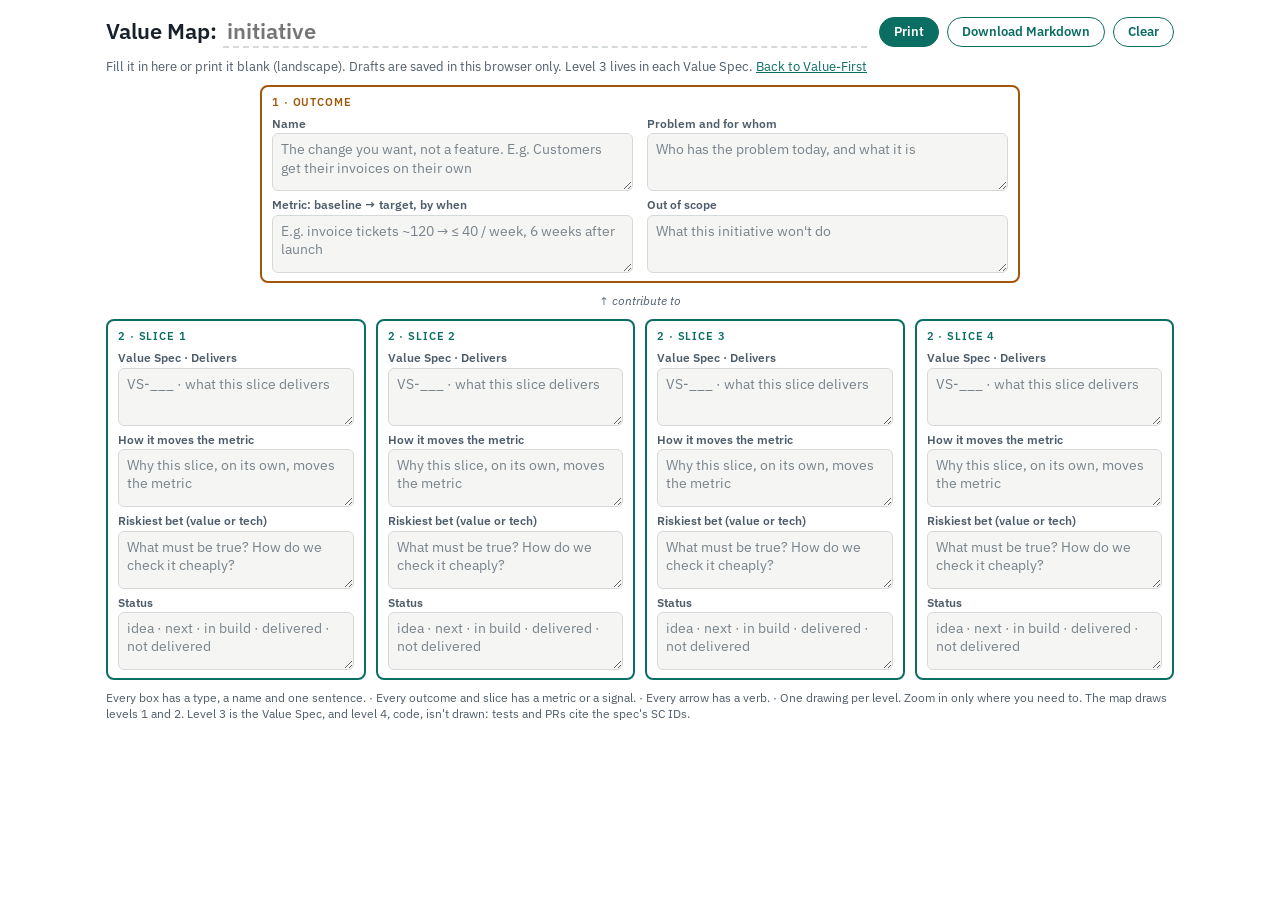
<file: site/map.html>
<!doctype html>
<html lang="en">
<head>
<meta charset="utf-8">
<meta name="viewport" content="width=device-width, initial-scale=1">
<title>Value Map (blank)</title>
<meta name="color-scheme" content="light dark">
<link rel="icon" href="assets/favicon.svg" type="image/svg+xml">
<link rel="stylesheet" href="https://fonts.googleapis.com/css2?family=IBM+Plex+Sans:wght@400;500;600&display=swap">
<link rel="stylesheet" href="assets/tokens.css">
<style>
*,*::before,*::after{box-sizing:border-box}
body{margin:0;background:var(--vf-bg);color:var(--vf-ink);font-family:var(--vf-font-sans);font-size:14px;line-height:1.35}
.sheet{max-width:1100px;margin:0 auto;padding:16px;display:flex;flex-direction:column;gap:10px}
.head{display:flex;justify-content:space-between;align-items:center;gap:12px;flex-wrap:wrap}
h1{font-size:1.4rem;font-weight:600;margin:0;display:flex;align-items:baseline;gap:6px;flex:1;min-width:260px}
h1 input{flex:1;min-width:0;font:inherit;color:inherit;background:transparent;border:0;border-bottom:2px dashed var(--vf-border);padding:0 4px}
.tools{display:flex;gap:8px;flex-wrap:wrap}
button{font:inherit;font-size:13px;font-weight:600;border-radius:999px;padding:5px 14px;cursor:pointer;border:1.5px solid var(--vf-primary);background:transparent;color:var(--vf-primary)}
button.primary{background:var(--vf-primary);color:var(--vf-on-primary)}
.help{color:var(--vf-muted);font-size:12.5px;margin:0}
.help a{color:var(--vf-primary)}
.row{display:grid;gap:10px;grid-template-columns:repeat(auto-fit,minmax(min(100%,230px),1fr))}
.out{max-width:760px;width:100%;margin:0 auto}
.box{border:2px solid var(--box,var(--vf-primary));border-radius:8px;padding:8px 10px;display:flex;flex-direction:column;gap:6px;background:var(--vf-bg)}
.box.big{--box:var(--vf-accent)}
.box.big .fs{display:grid;gap:6px 14px;grid-template-columns:repeat(auto-fit,minmax(min(100%,300px),1fr))}
.ty{font-size:11px;font-weight:600;letter-spacing:.08em;text-transform:uppercase;color:var(--box,var(--vf-primary))}
label{display:flex;flex-direction:column;gap:2px;font-size:11.5px;font-weight:600;color:var(--vf-muted)}
textarea{font:inherit;font-size:13.5px;font-weight:400;color:var(--vf-ink);background:var(--vf-surface);border:1px solid var(--vf-border);border-radius:6px;padding:6px 8px;resize:vertical;min-height:58px;overflow:hidden}
textarea::placeholder{color:var(--vf-muted);opacity:.75}
textarea:focus{outline:2px solid var(--vf-accent-mark);outline-offset:1px;background:var(--vf-bg)}
.verb{text-align:center;color:var(--vf-muted);font-style:italic;font-size:12px;margin:0}
.rules{color:var(--vf-muted);font-size:12px;margin:0}
@page{size:A4 landscape;margin:10mm}
@media print{body{background:#fff;color:#000}.sheet{max-width:none;padding:0}.noprint{display:none}.box{break-inside:avoid}textarea{background:#fff;border:0;border-bottom:1px dashed #bbb;border-radius:0;resize:none;min-height:42px}textarea::placeholder{color:transparent}h1 input{border-bottom:1px solid #999}}
</style>
</head>
<body>
<main class="sheet">
<div class="head"><h1>Value Map: <input data-k="title" aria-label="initiative" placeholder="initiative"></h1>
<div class="tools noprint" hidden><button type="button" class="primary" id="print">Print</button><button type="button" id="md">Download Markdown</button><button type="button" id="clear">Clear</button></div></div>
<p class="help noprint">Fill it in here or print it blank (landscape). Drafts are saved in this browser only. Level 3 lives in each Value Spec. <a href="./#map">Back to Value-First</a></p>
<div class="out"><div class="box big"><span class="ty">1 · Outcome</span><div class="fs"><label>Name<textarea data-k="o0" rows="2" placeholder="The change you want, not a feature. E.g. Customers get their invoices on their own"></textarea></label><label>Problem and for whom<textarea data-k="o1" rows="2" placeholder="Who has the problem today, and what it is"></textarea></label><label>Metric: baseline → target, by when<textarea data-k="o2" rows="2" placeholder="E.g. invoice tickets ~120 → ≤ 40 / week, 6 weeks after launch"></textarea></label><label>Out of scope<textarea data-k="o3" rows="2" placeholder="What this initiative won&#x27;t do"></textarea></label></div></div></div>
<p class="verb">↑ contribute to</p>
<div class="row"><div class="box"><span class="ty">2 · Slice 1</span><label>Value Spec · Delivers<textarea data-k="s1_0" rows="2" placeholder="VS-___ · what this slice delivers"></textarea></label><label>How it moves the metric<textarea data-k="s1_1" rows="2" placeholder="Why this slice, on its own, moves the metric"></textarea></label><label>Riskiest bet (value or tech)<textarea data-k="s1_2" rows="2" placeholder="What must be true? How do we check it cheaply?"></textarea></label><label>Status<textarea data-k="s1_3" rows="2" placeholder="idea · next · in build · delivered · not delivered"></textarea></label></div><div class="box"><span class="ty">2 · Slice 2</span><label>Value Spec · Delivers<textarea data-k="s2_0" rows="2" placeholder="VS-___ · what this slice delivers"></textarea></label><label>How it moves the metric<textarea data-k="s2_1" rows="2" placeholder="Why this slice, on its own, moves the metric"></textarea></label><label>Riskiest bet (value or tech)<textarea data-k="s2_2" rows="2" placeholder="What must be true? How do we check it cheaply?"></textarea></label><label>Status<textarea data-k="s2_3" rows="2" placeholder="idea · next · in build · delivered · not delivered"></textarea></label></div><div class="box"><span class="ty">2 · Slice 3</span><label>Value Spec · Delivers<textarea data-k="s3_0" rows="2" placeholder="VS-___ · what this slice delivers"></textarea></label><label>How it moves the metric<textarea data-k="s3_1" rows="2" placeholder="Why this slice, on its own, moves the metric"></textarea></label><label>Riskiest bet (value or tech)<textarea data-k="s3_2" rows="2" placeholder="What must be true? How do we check it cheaply?"></textarea></label><label>Status<textarea data-k="s3_3" rows="2" placeholder="idea · next · in build · delivered · not delivered"></textarea></label></div><div class="box"><span class="ty">2 · Slice 4</span><label>Value Spec · Delivers<textarea data-k="s4_0" rows="2" placeholder="VS-___ · what this slice delivers"></textarea></label><label>How it moves the metric<textarea data-k="s4_1" rows="2" placeholder="Why this slice, on its own, moves the metric"></textarea></label><label>Riskiest bet (value or tech)<textarea data-k="s4_2" rows="2" placeholder="What must be true? How do we check it cheaply?"></textarea></label><label>Status<textarea data-k="s4_3" rows="2" placeholder="idea · next · in build · delivered · not delivered"></textarea></label></div></div>
<p class="rules">Every box has a type, a name and one sentence. · Every outcome and slice has a metric or a signal. · Every arrow has a verb. · One drawing per level. Zoom in only where you need to. The map draws levels 1 and 2. Level 3 is the Value Spec, and level 4, code, isn&#x27;t drawn: tests and PRs cite the spec&#x27;s SC IDs.</p>
</main>
<script type="application/json" id="cfg">{"lang": "en", "fo": ["Name", "Problem and for whom", "Metric: baseline → target, by when", "Out of scope"], "fs": ["Value Spec · Delivers", "How it moves the metric", "Riskiest bet (value or tech)", "Status"], "print": "Print", "md": "Download Markdown", "clear": "Clear", "clear2": "Click again to clear", "title_ph": "initiative", "md_title": "Value Map", "md_l1": "Level 1 · Outcome", "md_l2": "Level 2 · Slices", "md_order": "Order", "file": "value-map.md"}</script>
<script>
(function(){
var cfg=JSON.parse(document.getElementById('cfg').textContent),KEY='vf-map-'+cfg.lang;
var els=[].slice.call(document.querySelectorAll('[data-k]'));
function grow(el){if(el.tagName==='TEXTAREA'){el.style.height='auto';el.style.height=el.scrollHeight+2+'px';}}
try{var saved=JSON.parse(localStorage.getItem(KEY)||'{}');els.forEach(function(el){if(saved[el.dataset.k])el.value=saved[el.dataset.k];});}catch(e){}
function save(){var o={};els.forEach(function(el){if(el.value)o[el.dataset.k]=el.value;});try{localStorage.setItem(KEY,JSON.stringify(o));}catch(e){}}
els.forEach(function(el){grow(el);el.addEventListener('input',function(){grow(el);save();});});
var v=function(k){var el=document.querySelector('[data-k="'+k+'"]');return el?el.value.trim():'';};
var cell=function(x){return x.replace(/\|/g,'\\|').replace(/\s*\n\s*/g,' ');};
document.getElementById('print').onclick=function(){window.print();};
document.getElementById('md').onclick=function(){
  var L=[ '# '+cfg.md_title+': '+(v('title')||'<'+cfg.title_ph+'>'),'','## '+cfg.md_l1,''];
  cfg.fo.forEach(function(f,i){L.push('- **'+f+':** '+cell(v('o'+i)));});
  L.push('','## '+cfg.md_l2,'','| '+cfg.md_order+' | '+cfg.fs.join(' | ')+' |','|---|'+cfg.fs.map(function(){return '---';}).join('|')+'|');
  for(var n=1;n<=4;n++){var r=cfg.fs.map(function(_,i){return cell(v('s'+n+'_'+i));});if(r.join(''))L.push('| '+n+' | '+r.join(' | ')+' |');}
  var blob=new Blob([L.join('\n')+'\n'],{type:'text/markdown'}),a=document.createElement('a');
  a.href=URL.createObjectURL(blob);a.download=cfg.file;document.body.appendChild(a);a.click();a.remove();setTimeout(function(){URL.revokeObjectURL(a.href);},1000);
};
var clr=document.getElementById('clear'),armed=false;
clr.onclick=function(){if(!armed){armed=true;clr.textContent=cfg.clear2;setTimeout(function(){armed=false;clr.textContent=cfg.clear;},3000);return;}
  els.forEach(function(el){el.value='';grow(el);});try{localStorage.removeItem(KEY);}catch(e){}armed=false;clr.textContent=cfg.clear;};
document.querySelectorAll('.noprint').forEach(function(n){n.hidden=false;});
})();
</script>
</body>
</html>
</file>
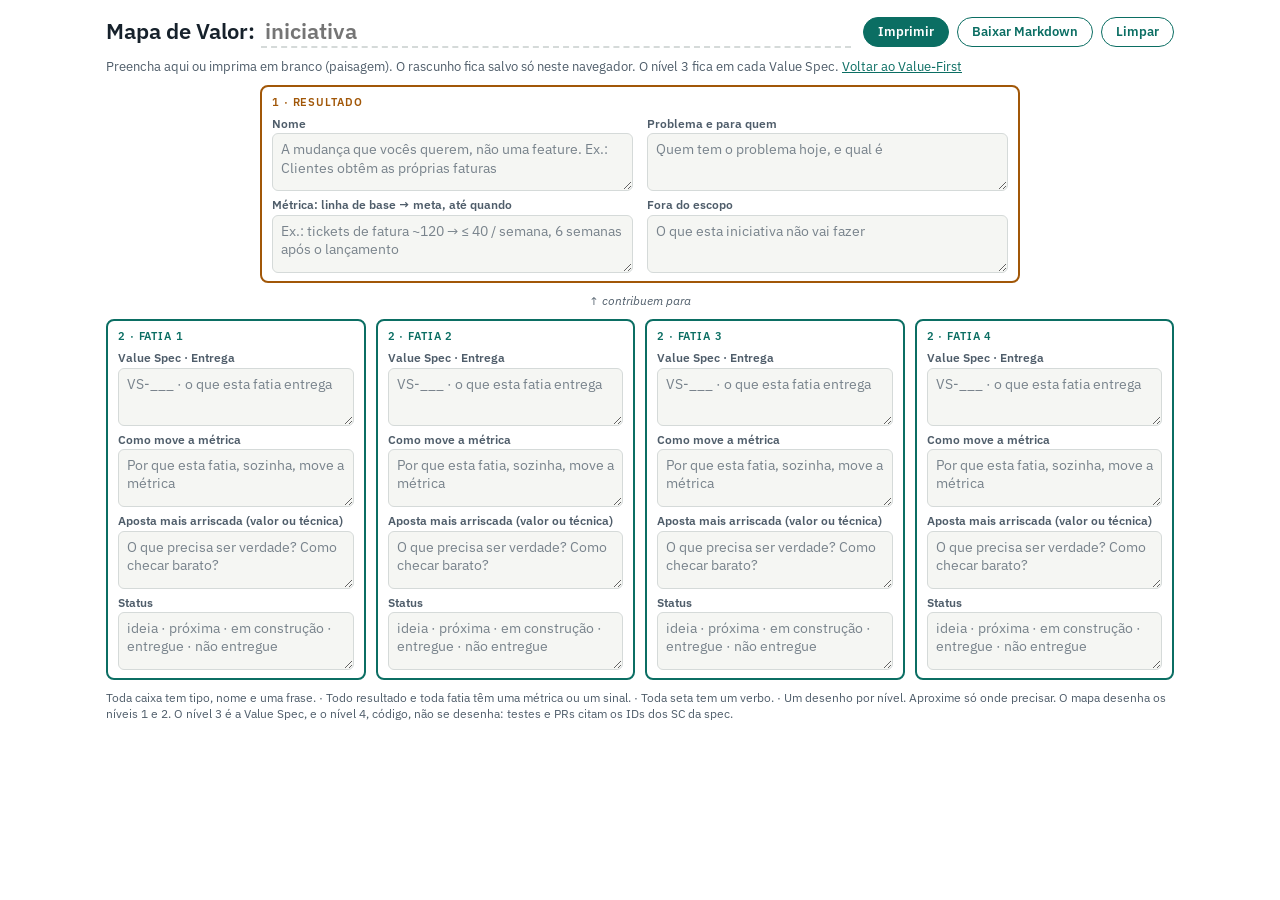
<file: site/pt/map.html>
<!doctype html>
<html lang="pt-BR">
<head>
<meta charset="utf-8">
<meta name="viewport" content="width=device-width, initial-scale=1">
<title>Mapa de Valor (em branco)</title>
<meta name="color-scheme" content="light dark">
<link rel="icon" href="../assets/favicon.svg" type="image/svg+xml">
<link rel="stylesheet" href="https://fonts.googleapis.com/css2?family=IBM+Plex+Sans:wght@400;500;600&display=swap">
<link rel="stylesheet" href="../assets/tokens.css">
<style>
*,*::before,*::after{box-sizing:border-box}
body{margin:0;background:var(--vf-bg);color:var(--vf-ink);font-family:var(--vf-font-sans);font-size:14px;line-height:1.35}
.sheet{max-width:1100px;margin:0 auto;padding:16px;display:flex;flex-direction:column;gap:10px}
.head{display:flex;justify-content:space-between;align-items:center;gap:12px;flex-wrap:wrap}
h1{font-size:1.4rem;font-weight:600;margin:0;display:flex;align-items:baseline;gap:6px;flex:1;min-width:260px}
h1 input{flex:1;min-width:0;font:inherit;color:inherit;background:transparent;border:0;border-bottom:2px dashed var(--vf-border);padding:0 4px}
.tools{display:flex;gap:8px;flex-wrap:wrap}
button{font:inherit;font-size:13px;font-weight:600;border-radius:999px;padding:5px 14px;cursor:pointer;border:1.5px solid var(--vf-primary);background:transparent;color:var(--vf-primary)}
button.primary{background:var(--vf-primary);color:var(--vf-on-primary)}
.help{color:var(--vf-muted);font-size:12.5px;margin:0}
.help a{color:var(--vf-primary)}
.row{display:grid;gap:10px;grid-template-columns:repeat(auto-fit,minmax(min(100%,230px),1fr))}
.out{max-width:760px;width:100%;margin:0 auto}
.box{border:2px solid var(--box,var(--vf-primary));border-radius:8px;padding:8px 10px;display:flex;flex-direction:column;gap:6px;background:var(--vf-bg)}
.box.big{--box:var(--vf-accent)}
.box.big .fs{display:grid;gap:6px 14px;grid-template-columns:repeat(auto-fit,minmax(min(100%,300px),1fr))}
.ty{font-size:11px;font-weight:600;letter-spacing:.08em;text-transform:uppercase;color:var(--box,var(--vf-primary))}
label{display:flex;flex-direction:column;gap:2px;font-size:11.5px;font-weight:600;color:var(--vf-muted)}
textarea{font:inherit;font-size:13.5px;font-weight:400;color:var(--vf-ink);background:var(--vf-surface);border:1px solid var(--vf-border);border-radius:6px;padding:6px 8px;resize:vertical;min-height:58px;overflow:hidden}
textarea::placeholder{color:var(--vf-muted);opacity:.75}
textarea:focus{outline:2px solid var(--vf-accent-mark);outline-offset:1px;background:var(--vf-bg)}
.verb{text-align:center;color:var(--vf-muted);font-style:italic;font-size:12px;margin:0}
.rules{color:var(--vf-muted);font-size:12px;margin:0}
@page{size:A4 landscape;margin:10mm}
@media print{body{background:#fff;color:#000}.sheet{max-width:none;padding:0}.noprint{display:none}.box{break-inside:avoid}textarea{background:#fff;border:0;border-bottom:1px dashed #bbb;border-radius:0;resize:none;min-height:42px}textarea::placeholder{color:transparent}h1 input{border-bottom:1px solid #999}}
</style>
</head>
<body>
<main class="sheet">
<div class="head"><h1>Mapa de Valor: <input data-k="title" aria-label="iniciativa" placeholder="iniciativa"></h1>
<div class="tools noprint" hidden><button type="button" class="primary" id="print">Imprimir</button><button type="button" id="md">Baixar Markdown</button><button type="button" id="clear">Limpar</button></div></div>
<p class="help noprint">Preencha aqui ou imprima em branco (paisagem). O rascunho fica salvo só neste navegador. O nível 3 fica em cada Value Spec. <a href="./#map">Voltar ao Value-First</a></p>
<div class="out"><div class="box big"><span class="ty">1 · Resultado</span><div class="fs"><label>Nome<textarea data-k="o0" rows="2" placeholder="A mudança que vocês querem, não uma feature. Ex.: Clientes obtêm as próprias faturas"></textarea></label><label>Problema e para quem<textarea data-k="o1" rows="2" placeholder="Quem tem o problema hoje, e qual é"></textarea></label><label>Métrica: linha de base → meta, até quando<textarea data-k="o2" rows="2" placeholder="Ex.: tickets de fatura ~120 → ≤ 40 / semana, 6 semanas após o lançamento"></textarea></label><label>Fora do escopo<textarea data-k="o3" rows="2" placeholder="O que esta iniciativa não vai fazer"></textarea></label></div></div></div>
<p class="verb">↑ contribuem para</p>
<div class="row"><div class="box"><span class="ty">2 · Fatia 1</span><label>Value Spec · Entrega<textarea data-k="s1_0" rows="2" placeholder="VS-___ · o que esta fatia entrega"></textarea></label><label>Como move a métrica<textarea data-k="s1_1" rows="2" placeholder="Por que esta fatia, sozinha, move a métrica"></textarea></label><label>Aposta mais arriscada (valor ou técnica)<textarea data-k="s1_2" rows="2" placeholder="O que precisa ser verdade? Como checar barato?"></textarea></label><label>Status<textarea data-k="s1_3" rows="2" placeholder="ideia · próxima · em construção · entregue · não entregue"></textarea></label></div><div class="box"><span class="ty">2 · Fatia 2</span><label>Value Spec · Entrega<textarea data-k="s2_0" rows="2" placeholder="VS-___ · o que esta fatia entrega"></textarea></label><label>Como move a métrica<textarea data-k="s2_1" rows="2" placeholder="Por que esta fatia, sozinha, move a métrica"></textarea></label><label>Aposta mais arriscada (valor ou técnica)<textarea data-k="s2_2" rows="2" placeholder="O que precisa ser verdade? Como checar barato?"></textarea></label><label>Status<textarea data-k="s2_3" rows="2" placeholder="ideia · próxima · em construção · entregue · não entregue"></textarea></label></div><div class="box"><span class="ty">2 · Fatia 3</span><label>Value Spec · Entrega<textarea data-k="s3_0" rows="2" placeholder="VS-___ · o que esta fatia entrega"></textarea></label><label>Como move a métrica<textarea data-k="s3_1" rows="2" placeholder="Por que esta fatia, sozinha, move a métrica"></textarea></label><label>Aposta mais arriscada (valor ou técnica)<textarea data-k="s3_2" rows="2" placeholder="O que precisa ser verdade? Como checar barato?"></textarea></label><label>Status<textarea data-k="s3_3" rows="2" placeholder="ideia · próxima · em construção · entregue · não entregue"></textarea></label></div><div class="box"><span class="ty">2 · Fatia 4</span><label>Value Spec · Entrega<textarea data-k="s4_0" rows="2" placeholder="VS-___ · o que esta fatia entrega"></textarea></label><label>Como move a métrica<textarea data-k="s4_1" rows="2" placeholder="Por que esta fatia, sozinha, move a métrica"></textarea></label><label>Aposta mais arriscada (valor ou técnica)<textarea data-k="s4_2" rows="2" placeholder="O que precisa ser verdade? Como checar barato?"></textarea></label><label>Status<textarea data-k="s4_3" rows="2" placeholder="ideia · próxima · em construção · entregue · não entregue"></textarea></label></div></div>
<p class="rules">Toda caixa tem tipo, nome e uma frase. · Todo resultado e toda fatia têm uma métrica ou um sinal. · Toda seta tem um verbo. · Um desenho por nível. Aproxime só onde precisar. O mapa desenha os níveis 1 e 2. O nível 3 é a Value Spec, e o nível 4, código, não se desenha: testes e PRs citam os IDs dos SC da spec.</p>
</main>
<script type="application/json" id="cfg">{"lang": "pt-BR", "fo": ["Nome", "Problema e para quem", "Métrica: linha de base → meta, até quando", "Fora do escopo"], "fs": ["Value Spec · Entrega", "Como move a métrica", "Aposta mais arriscada (valor ou técnica)", "Status"], "print": "Imprimir", "md": "Baixar Markdown", "clear": "Limpar", "clear2": "Clique de novo para limpar", "title_ph": "iniciativa", "md_title": "Mapa de Valor", "md_l1": "Nível 1 · Resultado", "md_l2": "Nível 2 · Fatias", "md_order": "Ordem", "file": "mapa-de-valor.md"}</script>
<script>
(function(){
var cfg=JSON.parse(document.getElementById('cfg').textContent),KEY='vf-map-'+cfg.lang;
var els=[].slice.call(document.querySelectorAll('[data-k]'));
function grow(el){if(el.tagName==='TEXTAREA'){el.style.height='auto';el.style.height=el.scrollHeight+2+'px';}}
try{var saved=JSON.parse(localStorage.getItem(KEY)||'{}');els.forEach(function(el){if(saved[el.dataset.k])el.value=saved[el.dataset.k];});}catch(e){}
function save(){var o={};els.forEach(function(el){if(el.value)o[el.dataset.k]=el.value;});try{localStorage.setItem(KEY,JSON.stringify(o));}catch(e){}}
els.forEach(function(el){grow(el);el.addEventListener('input',function(){grow(el);save();});});
var v=function(k){var el=document.querySelector('[data-k="'+k+'"]');return el?el.value.trim():'';};
var cell=function(x){return x.replace(/\|/g,'\\|').replace(/\s*\n\s*/g,' ');};
document.getElementById('print').onclick=function(){window.print();};
document.getElementById('md').onclick=function(){
  var L=[ '# '+cfg.md_title+': '+(v('title')||'<'+cfg.title_ph+'>'),'','## '+cfg.md_l1,''];
  cfg.fo.forEach(function(f,i){L.push('- **'+f+':** '+cell(v('o'+i)));});
  L.push('','## '+cfg.md_l2,'','| '+cfg.md_order+' | '+cfg.fs.join(' | ')+' |','|---|'+cfg.fs.map(function(){return '---';}).join('|')+'|');
  for(var n=1;n<=4;n++){var r=cfg.fs.map(function(_,i){return cell(v('s'+n+'_'+i));});if(r.join(''))L.push('| '+n+' | '+r.join(' | ')+' |');}
  var blob=new Blob([L.join('\n')+'\n'],{type:'text/markdown'}),a=document.createElement('a');
  a.href=URL.createObjectURL(blob);a.download=cfg.file;document.body.appendChild(a);a.click();a.remove();setTimeout(function(){URL.revokeObjectURL(a.href);},1000);
};
var clr=document.getElementById('clear'),armed=false;
clr.onclick=function(){if(!armed){armed=true;clr.textContent=cfg.clear2;setTimeout(function(){armed=false;clr.textContent=cfg.clear;},3000);return;}
  els.forEach(function(el){el.value='';grow(el);});try{localStorage.removeItem(KEY);}catch(e){}armed=false;clr.textContent=cfg.clear;};
document.querySelectorAll('.noprint').forEach(function(n){n.hidden=false;});
})();
</script>
</body>
</html>
</file>
<file: site/assets/tokens.css>
/*
 * Value-First Development: design tokens
 * Light is the default. Dark applies via prefers-color-scheme unless the page
 * forces a theme with [data-theme="light"] or [data-theme="dark"] on <html>.
 * Contrast ratios (WCAG 2.x) are documented in BRAND.md.
 */

:root {
  /* Neutrals */
  --vf-bg:              #FFFFFF;
  --vf-surface:         #F5F6F3; /* paper */
  --vf-ink:             #16212B; /* body text, 16.3:1 on bg */
  --vf-muted:           #4F5D6A; /* secondary text, 6.8:1 */
  --vf-border:          #D5DAD9; /* decorative lines only */

  /* Brand */
  --vf-primary:         #0B6E63; /* deep teal, 6.1:1 */
  --vf-primary-strong:  #08564D; /* hover / emphasis, 8.6:1 */
  --vf-on-primary:      #FFFFFF; /* text on primary fills, 6.1:1 */
  --vf-accent:          #A15708; /* amber for text and links-in-accent, 5.4:1 */
  --vf-accent-mark:     #C97A16; /* amber for graphics only (>=3:1), not body text */
  --vf-accent-soft:     #F5C26B; /* the "value dot" on primary fills */

  /* Semantic */
  --vf-success:         #1D7A46;
  --vf-warning:         #8F5B00;
  --vf-danger:          #B42318;
  --vf-info:            #2F5F98;

  /* Diagrams */
  --vf-diagram-stroke:      var(--vf-ink);
  --vf-diagram-connector:   var(--vf-muted);
  --vf-diagram-fill:        var(--vf-bg);
  --vf-diagram-highlight:   var(--vf-primary);
  --vf-diagram-stroke-w:    2px;
  --vf-diagram-radius:      8px;

  /* Typography */
  --vf-font-sans: "IBM Plex Sans", "Segoe UI", "Helvetica Neue", Helvetica, Arial, sans-serif;
  --vf-font-mono: "IBM Plex Mono", "Cascadia Mono", "SFMono-Regular", Consolas, "Liberation Mono", monospace;

  /* Type scale: 1.25 (major third), base 16px */
  --vf-text-xs:   0.8rem;    /* 12.8px  captions, diagram notes */
  --vf-text-sm:   0.875rem;  /* 14px    diagram labels, meta */
  --vf-text-base: 1rem;      /* 16px    body */
  --vf-text-md:   1.25rem;   /* 20px    lead paragraph, h4 */
  --vf-text-lg:   1.563rem;  /* 25px    h3 */
  --vf-text-xl:   1.953rem;  /* 31px    h2 */
  --vf-text-2xl:  2.441rem;  /* 39px    h1 */
  --vf-text-3xl:  3.052rem;  /* 49px    display */

  --vf-leading-tight: 1.2;
  --vf-leading-body:  1.6;
  --vf-weight-regular: 400;
  --vf-weight-medium:  500;
  --vf-weight-semibold: 600;
  --vf-measure: 68ch;

  /* Spacing (4px grid) and shape */
  --vf-space-1: 4px;  --vf-space-2: 8px;  --vf-space-3: 12px; --vf-space-4: 16px;
  --vf-space-6: 24px; --vf-space-8: 32px; --vf-space-12: 48px; --vf-space-16: 64px;
  --vf-radius-sm: 4px;
  --vf-radius:    8px;
  --vf-radius-lg: 14px;

  color-scheme: light;
}

/* Dark tokens: shared by the media query and the explicit attribute. */
@media (prefers-color-scheme: dark) {
  :root:not([data-theme="light"]) {
    --vf-bg:             #0E151B;
    --vf-surface:        #16212B;
    --vf-ink:            #E7ECEE;
    --vf-muted:          #A3B0BA;
    --vf-border:         #2C3A45;
    --vf-primary:        #4CC2B0;
    --vf-primary-strong: #7DD8CA;
    --vf-on-primary:     #0E151B;
    --vf-accent:         #F0AC4C;
    --vf-accent-mark:    #F0AC4C;
    --vf-accent-soft:    #F5C26B;
    --vf-success:        #5CCB8D;
    --vf-warning:        #EBC05A;
    --vf-danger:         #F4847A;
    --vf-info:           #86B2E8;
    color-scheme: dark;
  }
}

:root[data-theme="dark"] {
  --vf-bg:             #0E151B;
  --vf-surface:        #16212B;
  --vf-ink:            #E7ECEE;
  --vf-muted:          #A3B0BA;
  --vf-border:         #2C3A45;
  --vf-primary:        #4CC2B0;
  --vf-primary-strong: #7DD8CA;
  --vf-on-primary:     #0E151B;
  --vf-accent:         #F0AC4C;
  --vf-accent-mark:    #F0AC4C;
  --vf-accent-soft:    #F5C26B;
  --vf-success:        #5CCB8D;
  --vf-warning:        #EBC05A;
  --vf-danger:         #F4847A;
  --vf-info:           #86B2E8;
  color-scheme: dark;
}
</file>
